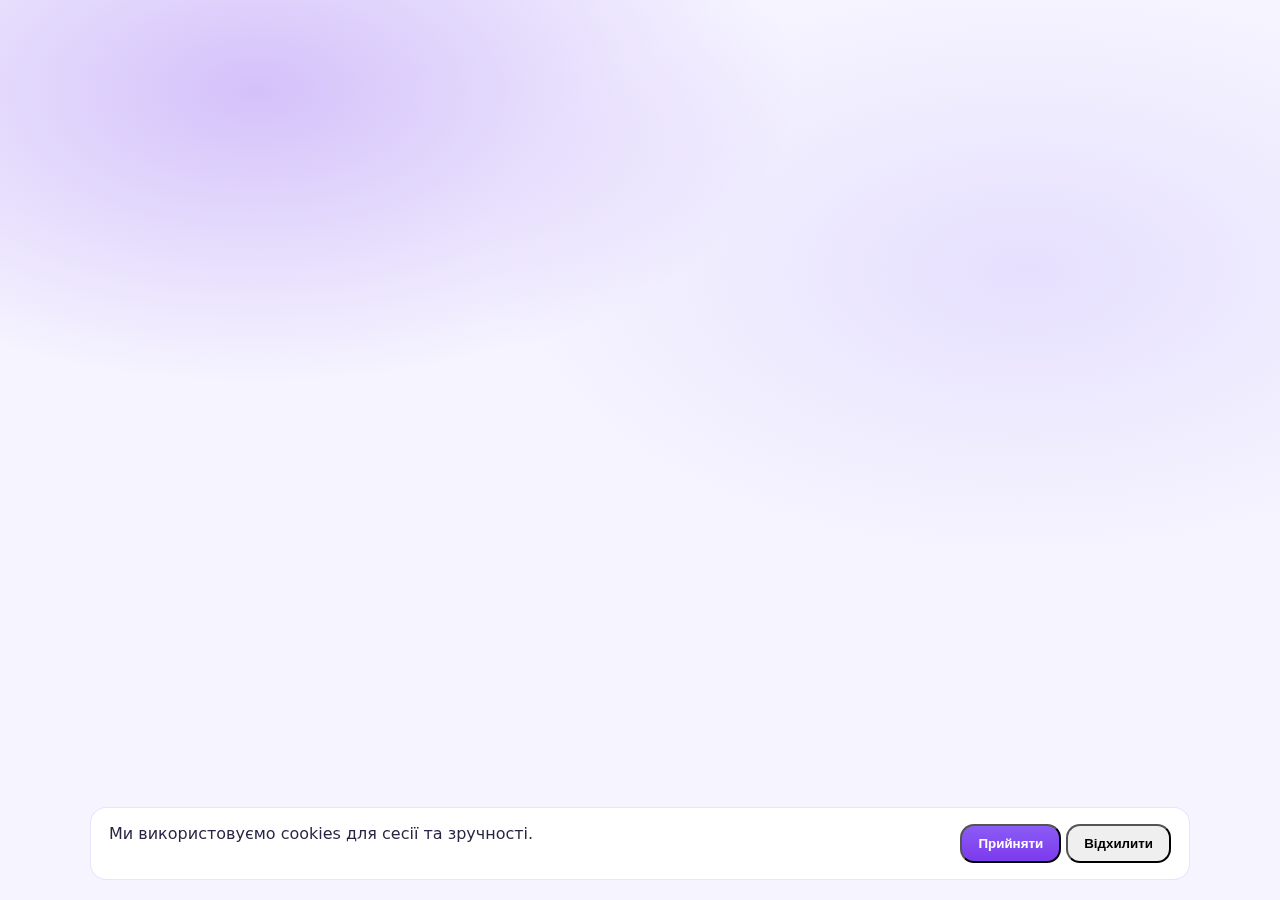
<file: index.html>
<!DOCTYPE html>
<html lang="uk">
<head>
  <meta charset="UTF-8" />
  <meta name="viewport" content="width=device-width, initial-scale=1.0" />
  <title>SlovakQuiz — Вивчай словацьку</title>
  <link rel="stylesheet" href="css/style.css" />
</head>
<body>
    <div class="page">
<header class="topbar">
  <a class="logo" href="index.html" aria-label="SlovakQuiz — Home">Slovak<span>Quiz</span></a>

  <div class="lang-switch" id="langSwitch">
    <button class="lang-btn" aria-label="Мова сайту">
    <span>Українська</span> <span class="chev">▾</span>
    </button>

    <div class="lang-menu hidden" id="langMenu">
      <button class="lang-item" data-lang="uk"> Українська</button>
      <button class="lang-item" data-lang="en"> English</button>
      <button class="lang-item" data-lang="sk"> Slovenčina</button>
    </div>
  </div>
</header>
<main class="hero">
  <section class="hero-card">

    <div class="hero-text">
      <h1 data-i18n="hero_title">
        Вивчай словацьку легко
      </h1>

      <p data-i18n="hero_subtitle">
        Короткі уроки, слова, фрази та прогрес — все в одному місці.
      </p>

        <div class="hero-actions">
        <a class="btn btn-primary" href="goal.html" data-i18n="btn_start">
            Розпочати
        </a>

        <a class="btn-link" href="login.html" data-i18n="btn_have_account">
            Уже маю акаунт
        </a>
        </div>
    </div>

        <div class="hero-box">
        <img
            src="iconglogo.png"
            alt="SlovakQuiz character"
            class="hero-character"
            draggable="false"
        />
        </div>


  </section>
</main>
  <!-- Footer -->
  <footer class="site-footer">
    <div class="footer-inner">
      <div class="footer-col">
        <a class="logo" href="index.html" aria-label="SlovakQuiz — Home">Slovak<span>Quiz</span></a>
        <p>Навчання словацької мови просто та ефективно.</p>
      </div>

      <div class="footer-col">
        <h4 data-i18n="goals_title">Умови та конфіденційність</h4>
        <ul class="footer-links">
            <li><a href="#" data-i18n="footer_terms">Terms</a></li>
            <li><a href="#" data-i18n="footer_privacy">Privacy</a></li>
        </ul>
    </div>
    
    <div class="footer-col">
        <h4 data-i18n="footer_help">Підтримка</h4>
        <ul class="footer-links">
            <li><a href="#" data-i18n="footer_contact">Зв'язатися з нами</a></li>
            <li><a href="project.html" data-i18n="footer_whosme">Хто ми?</a></li>
        </ul>
      </div>
    </div>
    <div class="footer-bottom">© 2025 SlovakQuiz — All rights reserved</div>
  </footer>

</div>

<!-- Cookies -->
<div id="cookieBanner" class="cookie hidden">
  <div class="cookie-text" data-i18n="cookie_text">
    Ми використовуємо cookies для сесії та зручності.
  </div>
  <div class="cookie-actions">
    <button id="acceptCookies" class="btn btn-primary" data-i18n="cookie_accept">
      Прийняти
    </button>
    <button id="declineCookies" class="btn btn-outline" data-i18n="cookie_decline">
      Відхилити
    </button>
  </div>
</div>
<!-- JS -->
<script src="js/i18n.js"></script>
<script src="js/lang-ui.js"></script>
<script src="js/session.js"></script>
<script src="js/cookies.js"></script>
<script src="js/page-transition.js"></script>
</body>
</html>
</file>
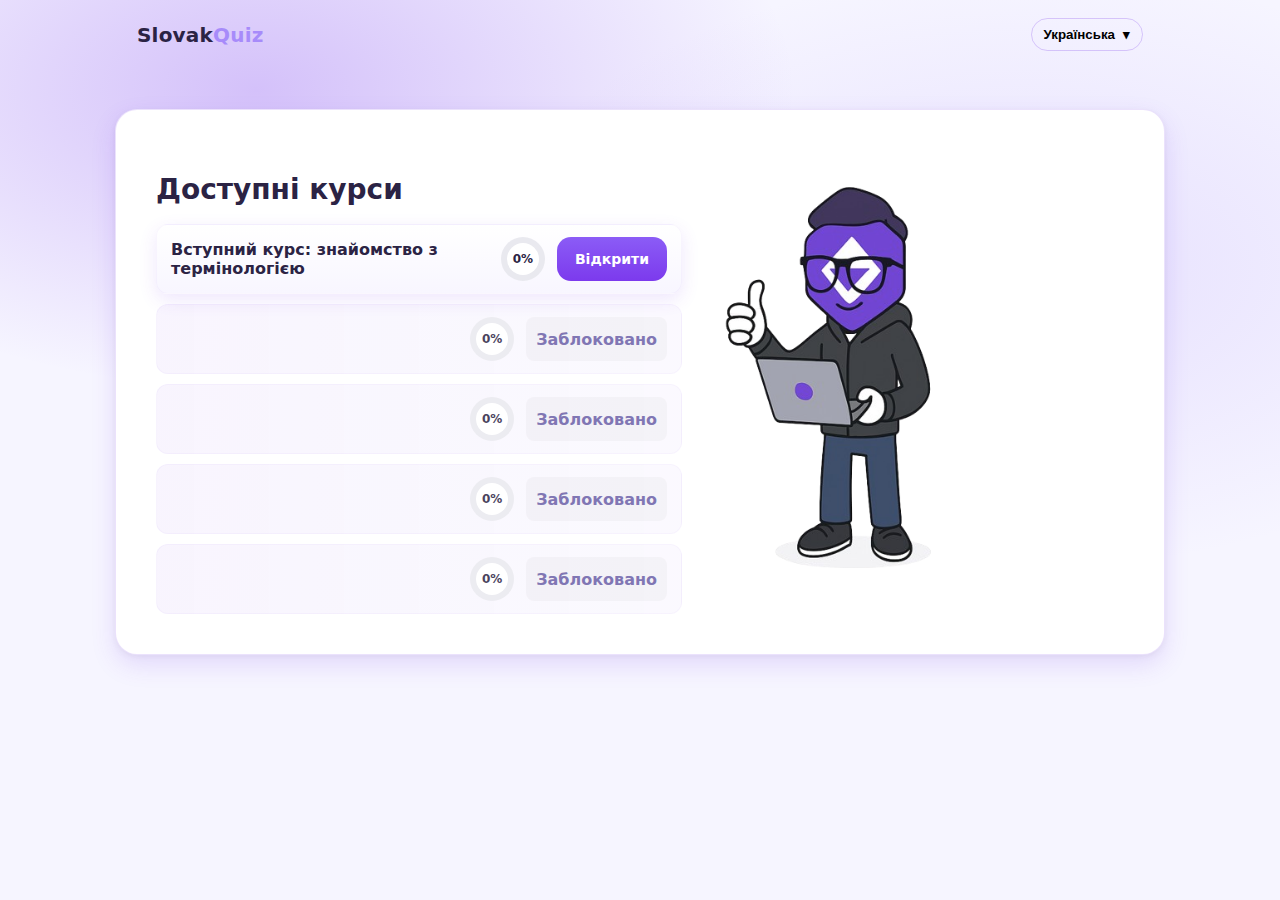
<file: courses.html>
<!DOCTYPE html>
<html lang="uk">
<head>
  <meta charset="UTF-8" />
  <meta name="viewport" content="width=device-width, initial-scale=1.0" />
  <title>SlovakQuiz — Курси</title>
  <link rel="stylesheet" href="css/style.css" />
  <link rel="stylesheet" href="css/style_goal.css" />
</head>
<body>

<header class="topbar">
  <a class="logo" href="index.html" aria-label="SlovakQuiz — Home">Slovak<span>Quiz</span></a>
  <div class="lang-switch" id="langSwitch">
    <button class="lang-btn" aria-label="Language">
       <span>Українська</span> <span class="chev">▾</span>
    </button>

    <div class="lang-menu hidden" id="langMenu">
      <button class="lang-item" data-lang="uk"> Українська</button>
      <button class="lang-item" data-lang="en"> English</button>
      <button class="lang-item" data-lang="sk"> Slovenčina</button>
    </div>
  </div>
</header>

<main class="hero">
<section class="hero-card courses-layout">

  <!-- ЛІВА ЧАСТИНА -->
  <div class="courses-content">

    <h2 class="courses-title" data-i18n="courses_title">
      Доступні курси
    </h2>

    <div class="courses-block">
      <div class="course-card available" data-agg="intro">
        <div class="course-left">
        <div class="course-title"> <b>Вступний курс</b>: знайомство з термінологією </div>
        </div>
        <div class="course-right">
          <div class="course-progress" data-percent="12"><span class="percent">12%</span></div>
            <a href="into_course.html" class="btn btn-primary" data-i18n="btn_open">
            Розпочати
            </a>
        </div>
      </div>

      <!-- Заглушки (заблоковані курси) -->
      <div class="course-card disabled">
        <div class="course-left">
          <div class="course-title"></div>
        </div>
        <div class="course-right">
          <div class="course-progress" data-percent="0"><span class="percent">0%</span></div>
          <div class="locked" data-i18n="locked_label">Заблоковано</div>
        </div>
      </div>

      <div class="course-card disabled">
        <div class="course-left">
          <div class="course-title"></div>
        </div>
        <div class="course-right">
          <div class="course-progress" data-percent="0"><span class="percent">0%</span></div>
          <div class="locked">Заблоковано</div>
        </div>
      </div>

      <div class="course-card disabled">
        <div class="course-left">
          <div class="course-title"></div>
        </div>
        <div class="course-right">
          <div class="course-progress" data-percent="0"><span class="percent">0%</span></div>
          <div class="locked">Заблоковано</div>
        </div>
      </div>

      <div class="course-card disabled">
        <div class="course-left">
          <div class="course-title"></div>
        </div>
        <div class="course-right">
          <div class="course-progress" data-percent="0"><span class="percent">0%</span></div>
          <div class="locked">Заблоковано</div>
        </div>
      </div>
    </div>

  </div>

  <!-- ПРАВА ЧАСТИНА -->
  <div class="courses-character">
    <img
      src="programator.png"
      alt="SlovakQuiz programmer"
      class="character-img"
      draggable="false"
    />
  </div>

</section>

</main>

<script src="js/courses.js"></script>
<script src="js/i18n.js"></script>
<script src="js/lang-ui.js"></script>
<script src="js/page-transition.js"></script>
<script src="js/course-progress.js"></script>
</body>
</html>
</file>
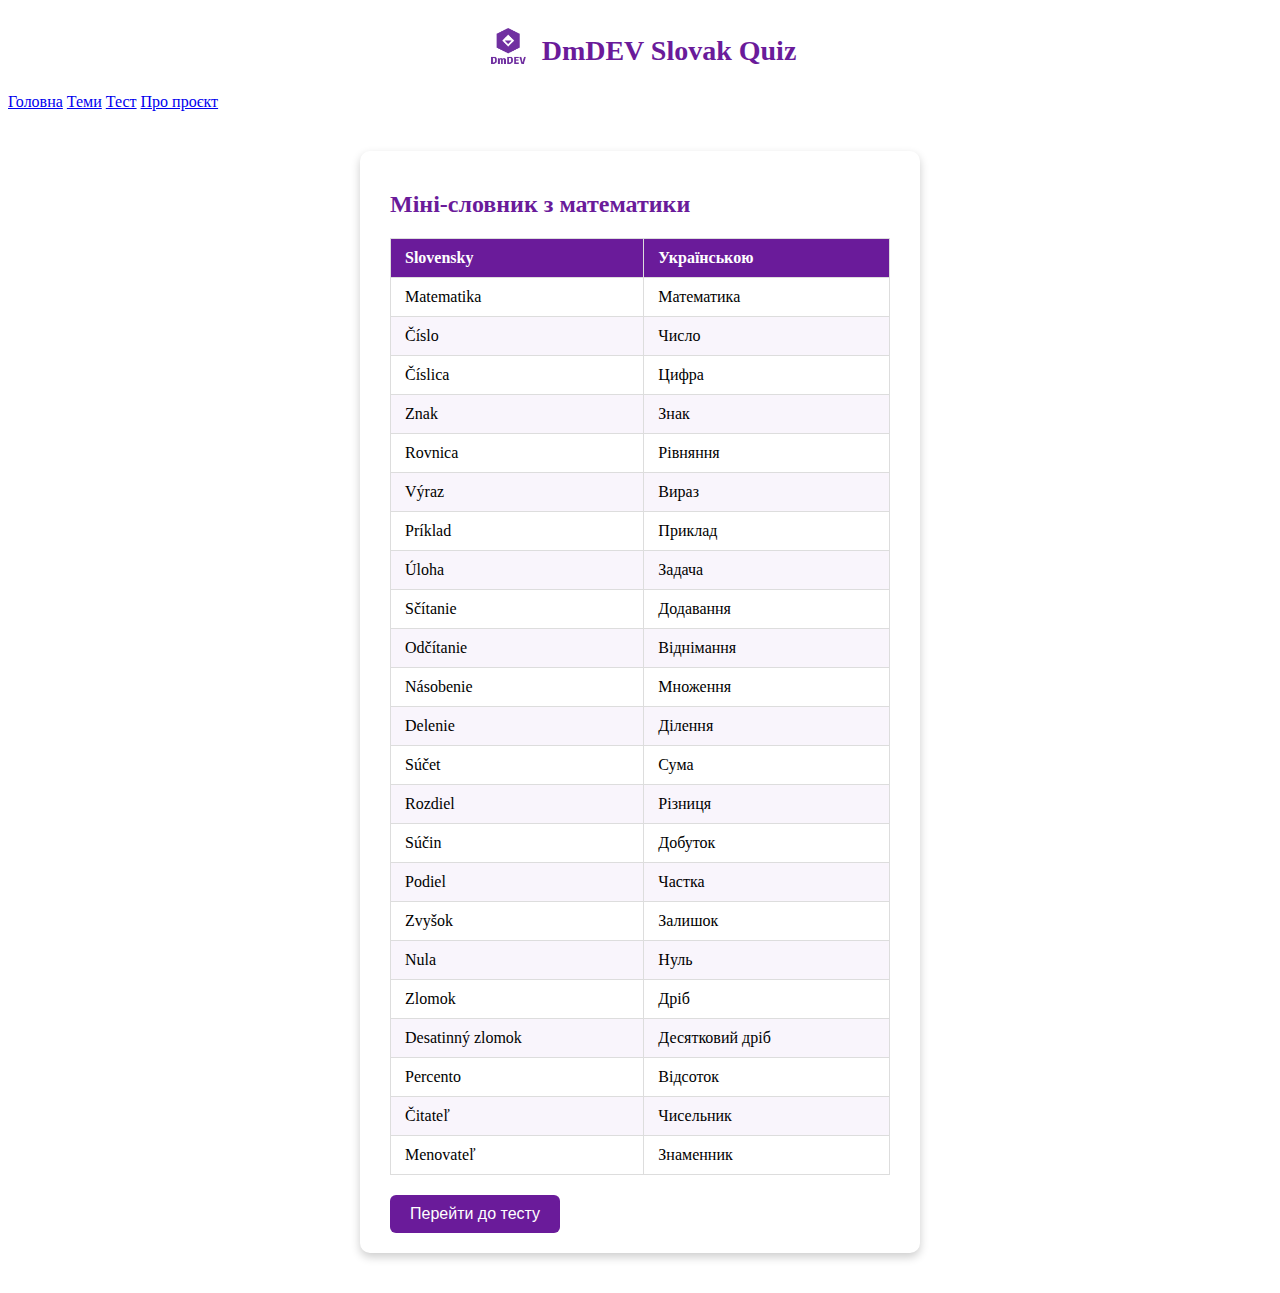
<file: dictionary_math.html>
<!DOCTYPE html>
    <html lang="uk">
    <head>
    <meta charset="UTF-8">
    <meta name="viewport" content="width=device-width, initial-scale=1.0">
    <title>DmDEV Slovak Quiz – Словник</title>
    <link rel="stylesheet" href="style.css">
    </head>
    <body>
    <header>
        <img src="logo.png" alt="DmDEV Logo">
        <h1>DmDEV Slovak Quiz</h1>
    </header>
    <nav>
    <a href="index.html">Головна</a>
    <a href="topics.html">Теми</a>
    <a href="404.html">Тест</a>
    <a href="project.html">Про проєкт</a>
    </nav>
    <div class="quiz-container">
        <h2>Міні-словник з математики</h2>

        <table class="dictionary">
        <thead>
            <tr>
            <th>Slovensky</th>
            <th>Українською</th>
            
            </tr>
        </thead>
        <tbody>
            <tr><td>Matematika</td><td>Математика</td></tr>
            <tr><td>Číslo</td><td>Число</td></tr>
            <tr><td>Číslica</td><td>Цифра</td></tr>
            <tr><td>Znak</td><td>Знак</td></tr>
            <tr><td>Rovnica</td><td>Рівняння</td></tr>
            <tr><td>Výraz</td><td>Вираз</td></tr>
            <tr><td>Príklad</td><td>Приклад</td></tr>
            <tr><td>Úloha</td><td>Задача</td></tr>
            <tr><td>Sčítanie</td><td>Додавання</td></tr>
            <tr><td>Odčítanie</td><td>Віднімання</td></tr>
            <tr><td>Násobenie</td><td>Множення</td></tr>
            <tr><td>Delenie</td><td>Ділення</td></tr>
            <tr><td>Súčet</td><td>Сума</td></tr>
            <tr><td>Rozdiel</td><td>Різниця</td></tr>
            <tr><td>Súčin</td><td>Добуток</td></tr>
            <tr><td>Podiel</td><td>Частка</td></tr>
            <tr><td>Zvyšok</td><td>Залишок</td></tr>
            <tr><td>Nula</td><td>Нуль</td></tr>
            <tr><td>Zlomok</td><td>Дріб</td></tr>
            <tr><td>Desatinný zlomok</td><td>Десятковий дріб</td></tr>
            <tr><td>Percento</td><td>Відсоток</td></tr>
            <tr><td>Čitateľ</td><td>Чисельник</td></tr>
            <tr><td>Menovateľ</td><td>Знаменник</td></tr>
        </tbody>
        </table>

        <button onclick="location.href='quiz.html'">Перейти до тесту</button>
    </div>
    </body>
    </html>
</file>
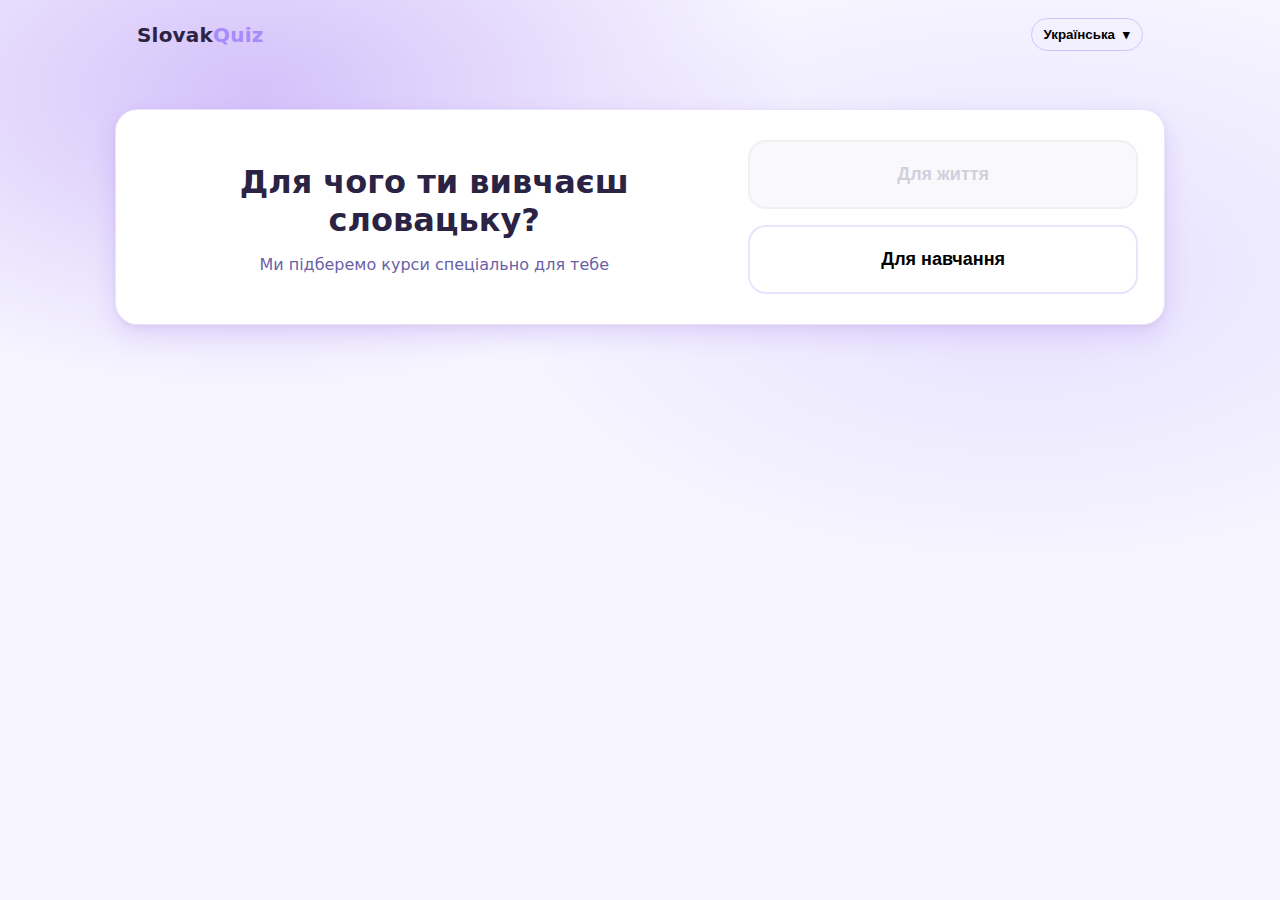
<file: goal.html>
<!DOCTYPE html>
<html lang="uk">
<head>
  <meta charset="UTF-8" />
  <meta name="viewport" content="width=device-width, initial-scale=1.0" />
  <title>SlovakQuiz — Мета навчання</title>
  <link rel="stylesheet" href="css/style.css" />
  <link rel="stylesheet" href="css/style_goal.css" />
</head>
<body>

<header class="topbar">
  <a class="logo" href="index.html" aria-label="SlovakQuiz — Home">Slovak<span>Quiz</span></a>

  <div class="lang-switch" id="langSwitch">
    <button class="lang-btn" aria-label="Language">
      <span>Українська</span> <span class="chev">▾</span>
    </button>

    <div class="lang-menu hidden" id="langMenu">
      <button class="lang-item" data-lang="uk"> Українська</button>
      <button class="lang-item" data-lang="en"> English</button>
      <button class="lang-item" data-lang="sk"> Slovenčina</button>
    </div>
  </div>
</header>


<main class="hero">
  <section class="hero-card goal-card">

    <div class="goal-header">
      <h2 data-i18n="goal_header_title">Для чого ти вивчаєш словацьку?</h2>
      <p data-i18n="goal_subtitle">Ми підберемо курси спеціально для тебе</p>
    </div>

    <div class="goal-options">
      <button class="goal-option disabled" onclick="selectGoal('life')" data-i18n="option_life">
        🌍 Для життя
      </button>

      <button class="goal-option" onclick="selectGoal('study')" data-i18n="option_study">
        🎓 Для навчання
      </button>
    </div>

  </section>
</main>

<script src="js/i18n.js"></script>
<script src="js/lang-ui.js"></script>
<script src="js/goal.js"></script>
<script src="js/page-transition.js"></script>
</body>
</html>
</file>
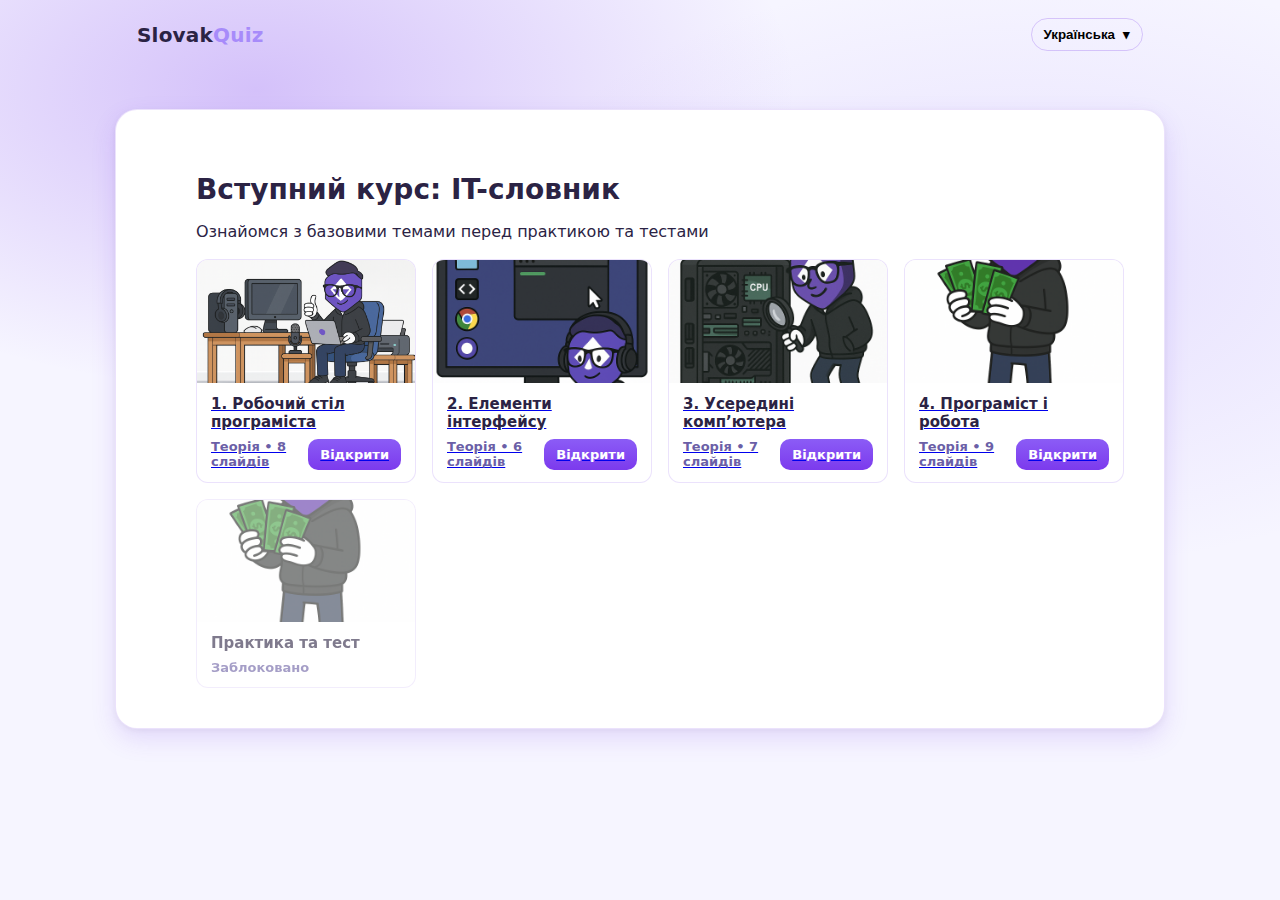
<file: into_course.html>
<!DOCTYPE html>
<html lang="uk">
<head>
  <meta charset="UTF-8" />
  <meta name="viewport" content="width=device-width, initial-scale=1.0" />
  <title>SlovakQuiz — Вступний курс</title>

  <link rel="stylesheet" href="css/style.css" />
  <link rel="stylesheet" href="css/style_goal.css" />
  <link rel="stylesheet" href="css/style_courses.css" />
</head>
<body>

<header class="topbar">
  <a class="logo" href="index.html">Slovak<span>Quiz</span></a>

  <div class="lang-switch" id="langSwitch">
    <button class="lang-btn" aria-label="Language">
    <span>Українська</span> <span class="chev">▾</span>
    </button>

    <div class="lang-menu hidden" id="langMenu">
      <button class="lang-item" data-lang="uk"> Українська</button>
      <button class="lang-item" data-lang="en"> English</button>
      <button class="lang-item" data-lang="sk"> Slovenčina</button>
    </div>
  </div>
</header>

<main class="hero">
<section class="hero-card">

  <div class="courses-content">

    <h2 class="courses-title" data-i18n="into_title">
      Вступний курс: IT-словник
    </h2>

    <p class="hint" data-i18n="into_hint">
      Ознайомся з базовими темами перед практикою та тестами
    </p>

    <!-- ===== THEMES GRID (video-like cards) ===== -->
    <div class="video-grid">

      <a href="theory-desk.html" class="video-card" data-course-id="course-1">
        <div class="video-thumb" style="background-image:url('img/thumb-desk.png')"></div>
        <div class="video-body">
          <div class="video-title" data-i18n="course_1_title">1. Робочий стіл програміста</div>
          <div class="video-meta">
            <div data-i18n="course_1_meta">Теорія • 10 слайдів</div>
            <div class="video-actions"><span class="btn btn-primary" data-i18n="btn_open">Відкрити</span></div>
          </div>
        </div>
      </a>

      <a href="theory-periphery.html" class="video-card" data-course-id="course-2">
        <div class="video-thumb" style="background-image:url('img/thumb-periphery.png')"></div>
        <div class="video-body">
          <div class="video-title" data-i18n="course_2_title">2. Елементи інтерфейсу</div>
          <div class="video-meta">
            <div data-i18n="course_2_meta">Теорія • 10 слайдів</div>
            <div class="video-actions"><span class="btn btn-primary" data-i18n="btn_open">Відкрити</span></div>
          </div>
        </div>
      </a>

      <a href="theory-pc.html" class="video-card" data-course-id="course-3">
        <div class="video-thumb" style="background-image:url('img/thumb-cables.png')"></div>
        <div class="video-body">
          <div class="video-title" data-i18n="course_3_title">3. Усередині компʼютера</div>
          <div class="video-meta">
            <div data-i18n="course_3_meta">Теорія • 8 слайдів</div>
            <div class="video-actions"><span class="btn btn-primary" data-i18n="btn_open">Відкрити</span></div>
          </div>
        </div>
      </a>

      <a href="theory-dev.html" class="video-card" data-course-id="course-4">
        <div class="video-thumb" style="background-image:url('img/thumb-locked.png')"></div>
        <div class="video-body">
          <div class="video-title" data-i18n="course_4_title">4. Програміст і робота</div>
          <div class="video-meta">
            <div data-i18n="course_4_meta">Теорія • 9 слайдів</div>
            <div class="video-actions"><span class="btn btn-primary" data-i18n="btn_open">Відкрити</span></div>
          </div>
        </div>
      </a>

      <div class="video-card disabled" data-course-id="practice">
        <div class="video-thumb" style="background-image:url('img/thumb-locked.png')"></div>
        <div class="video-body">
          <div class="video-title" data-i18n="course_5_title">5. Практика та тест</div>
          <div class="video-meta">
            <div class="video-actions"><div class="locked" data-i18n="locked_label">Заблоковано</div></div>
          </div>
        </div>
      </div>

    </div>

    <script src="js/i18n.js"></script>
    <script src="js/lang-ui.js"></script>
    <script src="js/into-course.js"></script>

  </div>

</section>
</main>

<script src="js/page-transition.js"></script>
</body>
</html>
</file>
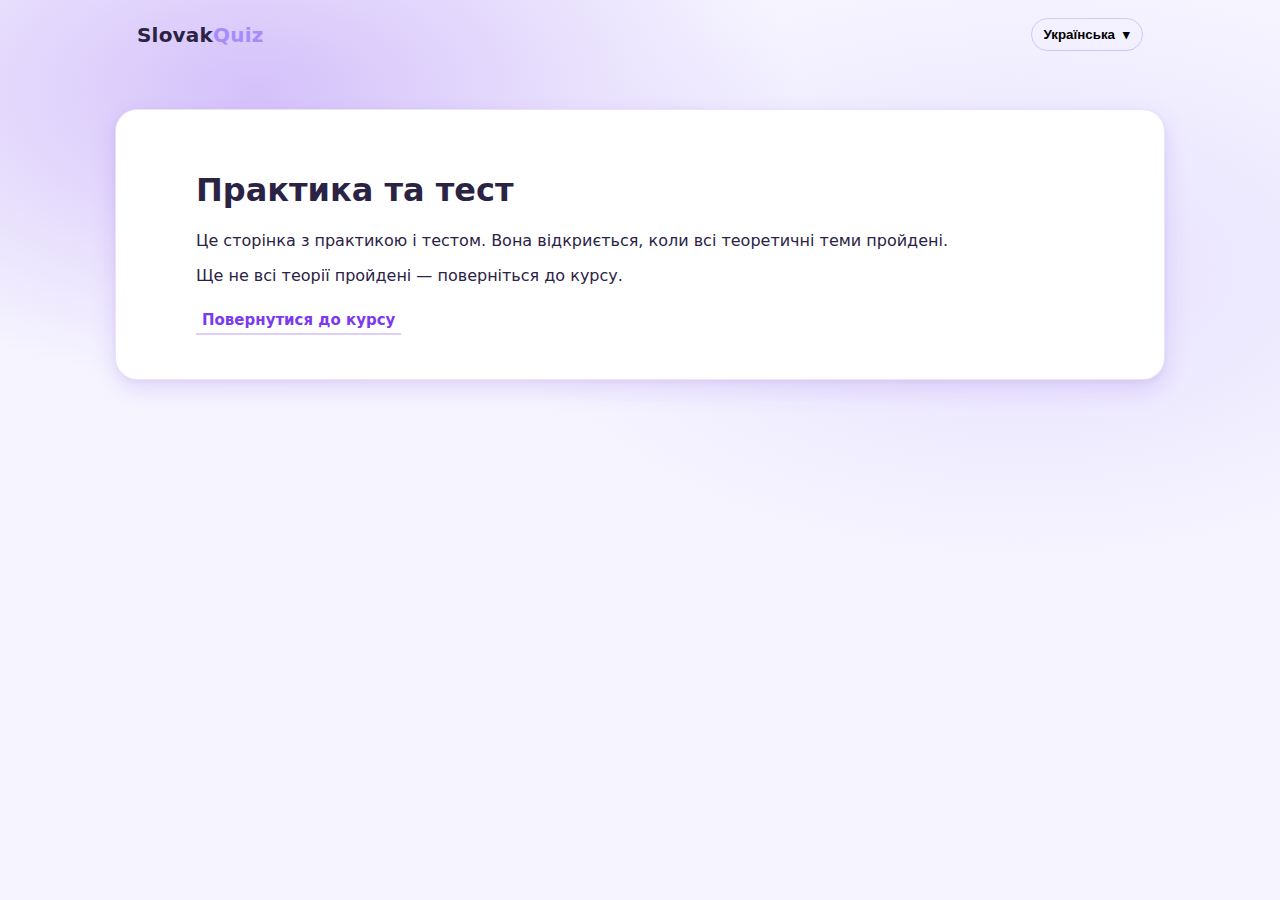
<file: practice-test.html>
<!doctype html>
<html lang="uk">
<head>
  <meta charset="utf-8" />
  <meta name="viewport" content="width=device-width,initial-scale=1" />
  <title>Практика та тест — SlovakQuiz</title>
  <link rel="stylesheet" href="css/style.css" />
  <link rel="stylesheet" href="css/style_courses.css" />
</head>
<body>
<header class="topbar">
  <a class="logo" href="index.html">Slovak<span>Quiz</span></a>

  <div class="lang-switch" id="langSwitch">
    <button class="lang-btn" aria-label="Language">
     <span>Українська</span> <span class="chev">▾</span>
    </button>

    <div class="lang-menu hidden" id="langMenu">
      <button class="lang-item" data-lang="uk"> Українська</button>
      <button class="lang-item" data-lang="en"> English</button>
      <button class="lang-item" data-lang="sk"> Slovenčina</button>
    </div>
  </div>
</header>
<main class="hero">
<section class="hero-card test-layout-single">
    <div id="content-area">
      <h1 data-i18n="practice_title">Практика та тест</h1>
      <p class="hint" data-i18n="practice_hint">Це сторінка з практикою і тестом. Вона відкриється, коли всі теоретичні теми пройдені.</p>
      <div id="locked" style="display:none;">
        <p data-i18n="practice_locked">Ще не всі теорії пройдені — поверніться до курсу.</p>
        <a href="into_course.html" class="btn btn-link" data-i18n="return_to_course">Повернутися до курсу</a>
      </div>
      <div id="practice" style="display:none;">
        <!-- embedded test UI; styles/scripts will be loaded only when unlocked -->

        <div class="test-area">
          <h2 data-i18n="test_title">Тест — словникові вправи</h2>

          <div class="progress-wrap">
            <div class="progress-label"><span id="progressText">0%</span></div>
            <div class="progress-bar" id="progressBar" aria-hidden="false">
              <div class="progress-fill" id="progressFill" style="width:0%"></div>
            </div>
          </div>

          <div class="question-card" id="questionCard">
            <div class="question-prompt" id="prompt">Prompt</div>
            <div class="choices" id="choices"></div>
          </div>

          <div class="controls">
            <button id="prevBtn" class="btn btn-link" disabled data-i18n="btn_prev">Назад</button>
            <button id="nextBtn" class="btn btn-primary" disabled data-i18n="btn_next">Далі</button>
          </div>

          <div id="result" class="result hidden">
            <h3 data-i18n="result_title">Результат</h3>
            <p id="resultText"></p>
            <a href="into_course.html" class="btn btn-link" data-i18n="return_to_course">Повернутися до курсу</a>
          </div>

        </div>

        <!-- test script loaded dynamically when unlocked -->
      </div>
    </div>
  </section>
</main>
<script src="js/i18n.js"></script>
<script src="js/lang-ui.js"></script>
<script src="js/into-course.js"></script>
<script>
  (function(){
    const courseIds = ['course-1','course-2','course-3','course-4'];
    let testLoaded = false;

    function loadTestOnce(){
      if (testLoaded) return;
      testLoaded = true;
      const practice = document.getElementById('practice');
      practice.style.display = 'block';
      // load test stylesheet
      const link = document.createElement('link');
      link.rel = 'stylesheet';
      link.href = 'css/style_test.css';
      document.head.appendChild(link);
      // load test script and start when ready
      const s = document.createElement('script');
      s.src = 'js/test.js';
      s.onload = () => { if (window.testStart) window.testStart(); };
      document.body.appendChild(s);
    }

    function checkUnlock(){
      const allDone = courseIds.every(id => (window.isDone ? window.isDone(id) : (localStorage.getItem('done:' + id) === '1' || localStorage.getItem('done:' + id) === 'true')));
      if (allDone) {
        document.getElementById('locked').style.display = 'none';
        loadTestOnce();
      } else {
        // only show locked if test not already loaded
        if (!testLoaded) document.getElementById('locked').style.display = 'block';
      }
    }

    // initial check
    checkUnlock();

    // listen for changes from other tabs/windows (or scripts)
    window.addEventListener('storage', (e) => {
      if (!e.key) return; // clear or other
      // if any of the done: keys changed, re-check
      if (e.key.startsWith('done:')) checkUnlock();
    });
  })();
</script>
</body>
</html>
</file>
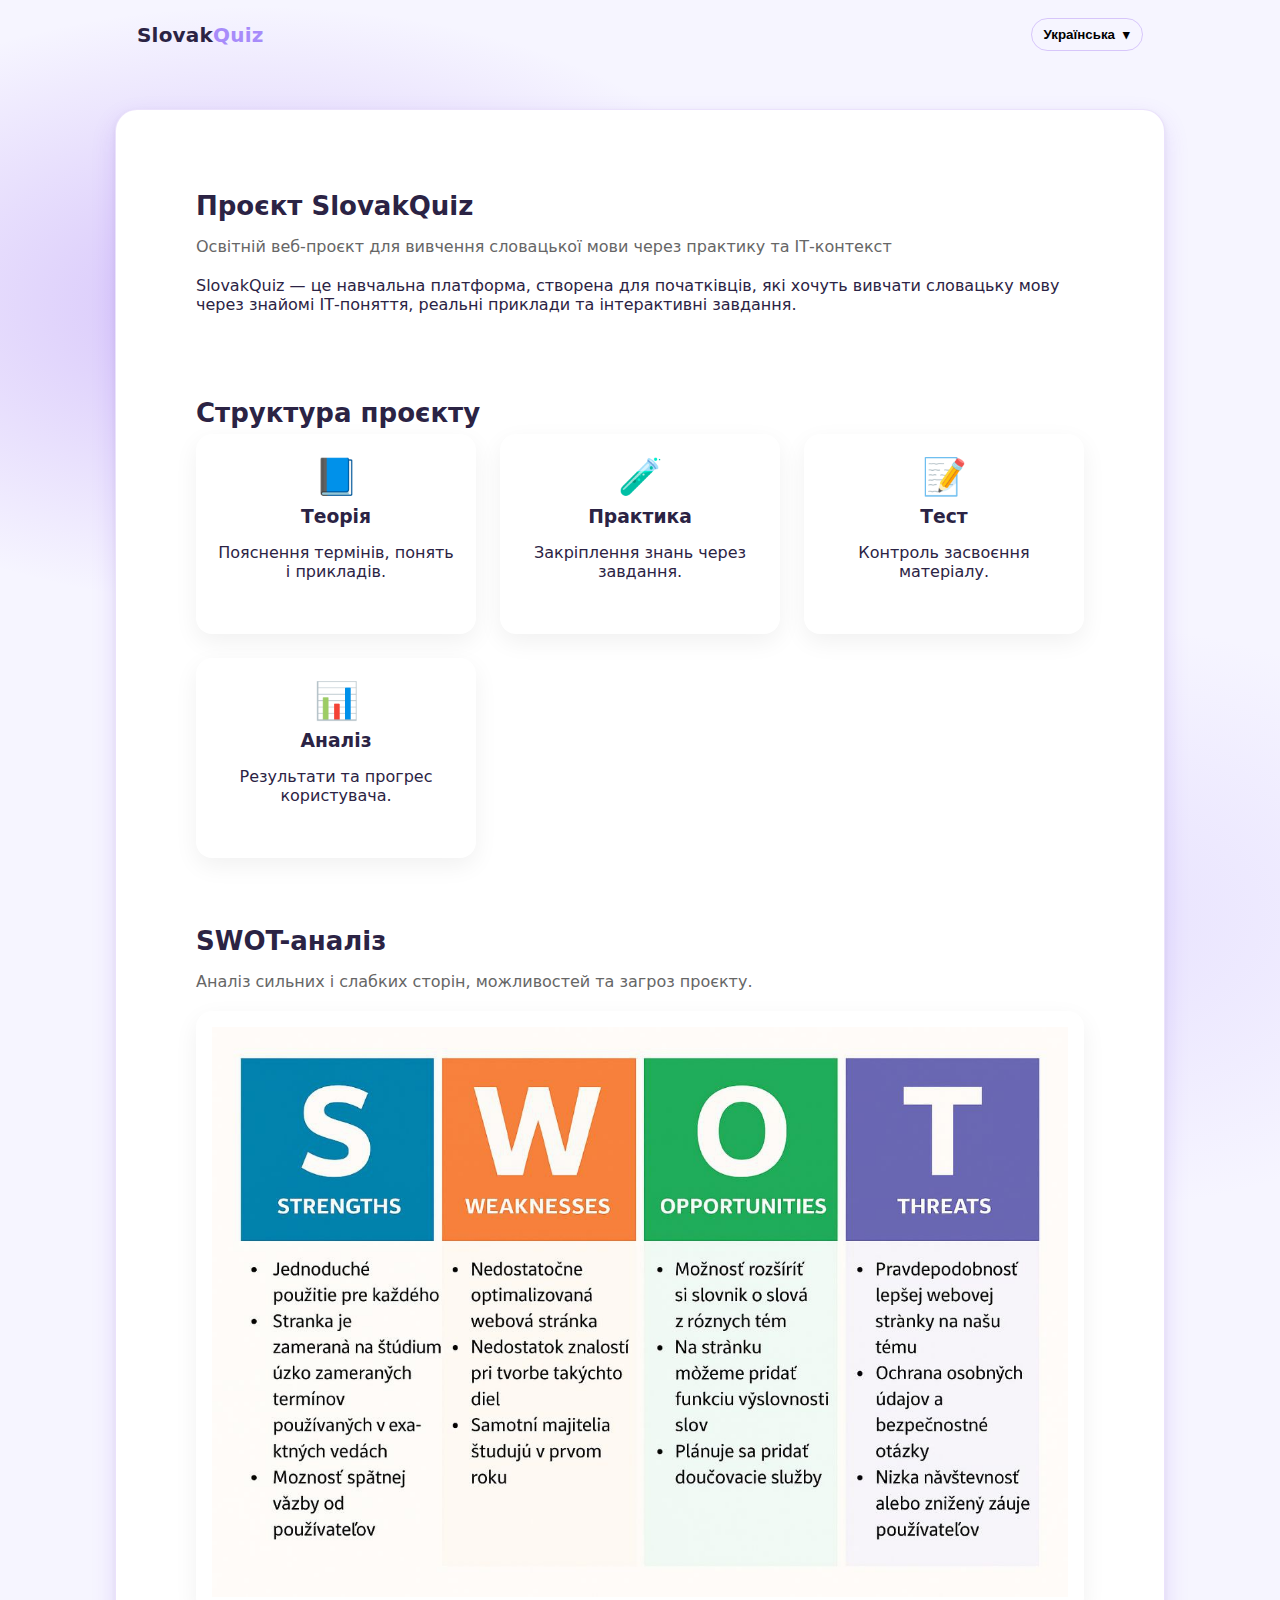
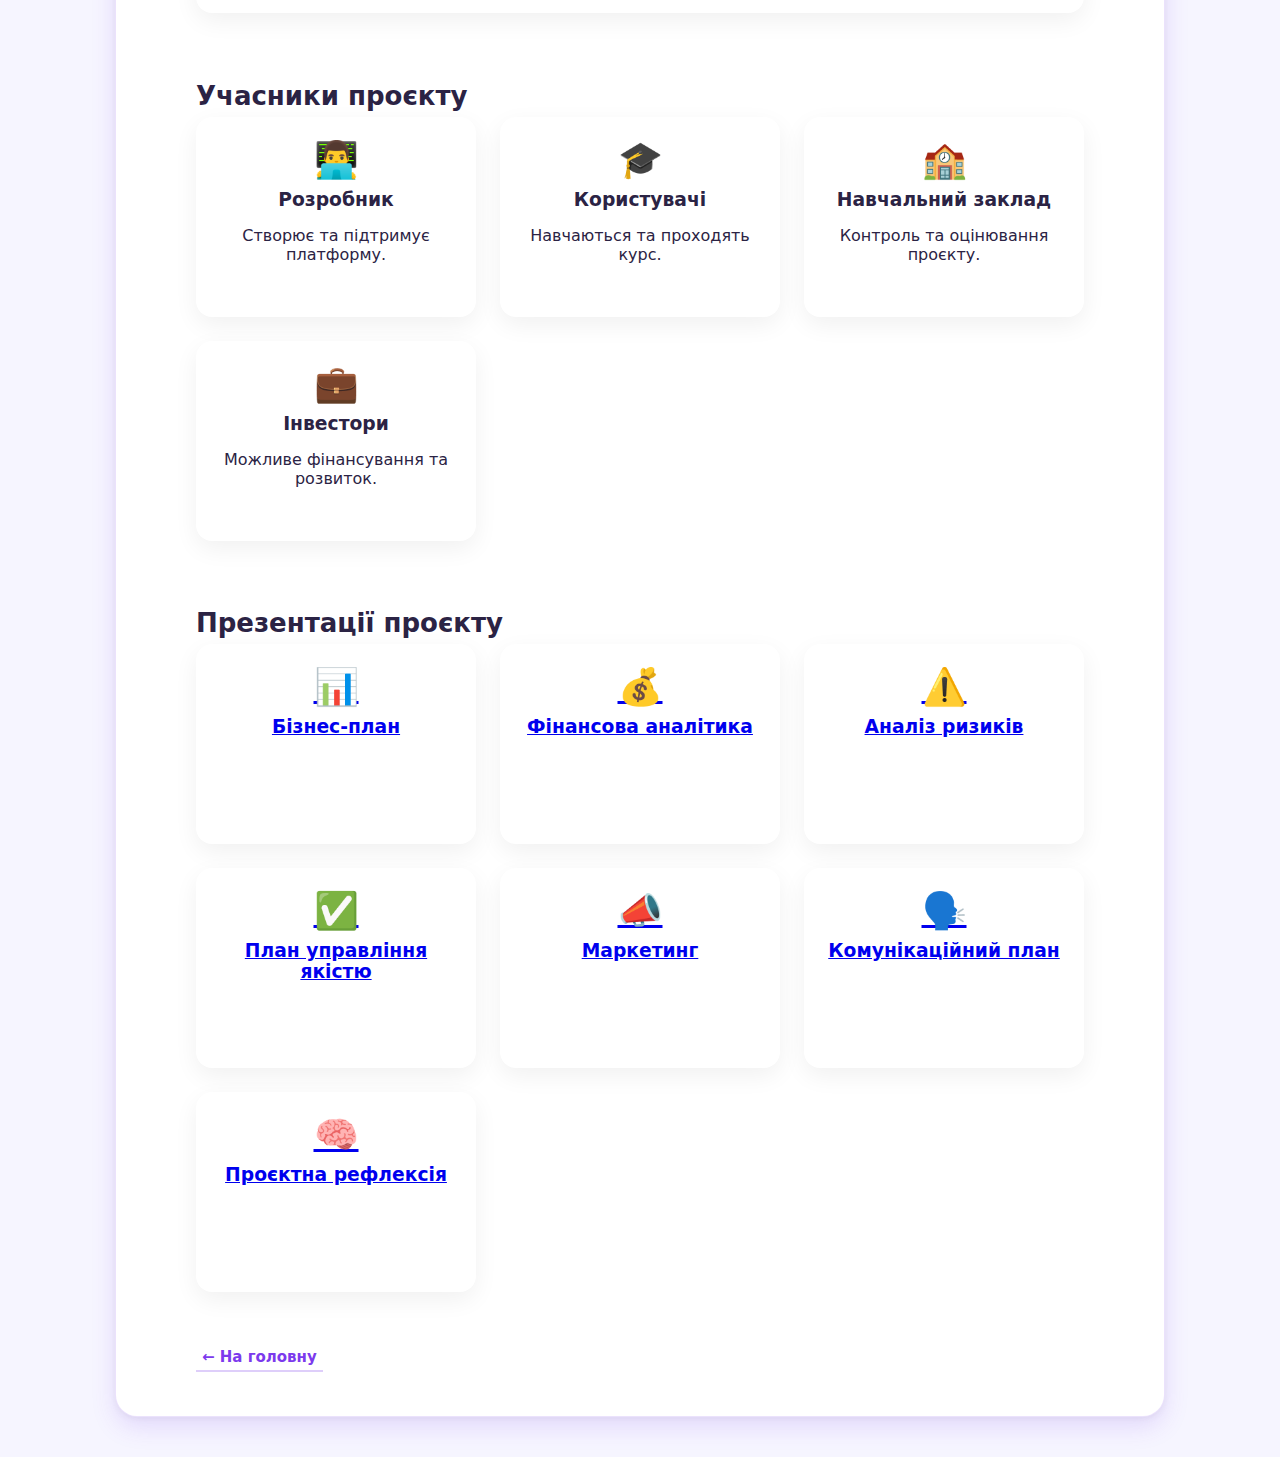
<file: project.html>
<!doctype html>
<html lang="uk">
<head>
  <meta charset="utf-8" />
  <meta name="viewport" content="width=device-width,initial-scale=1" />
  <title data-i18n="project_title">Проєкт — SlovakQuiz</title>

  <link rel="stylesheet" href="css/style.css" />
  <link rel="stylesheet" href="css/style_courses.css" />
</head>

<body>
<header class="topbar">
  <a class="logo" href="index.html">Slovak<span>Quiz</span></a>

  <div class="lang-switch" id="langSwitch">
    <button class="lang-btn">
      <span data-i18n="lang_label">Українська</span> <span class="chev">▾</span>
    </button>

    <div class="lang-menu hidden" id="langMenu">
      <button class="lang-item" data-lang="uk">Українська</button>
      <button class="lang-item" data-lang="en">English</button>
      <button class="lang-item" data-lang="sk">Slovenčina</button>
    </div>
  </div>
</header>

<main class="hero">
<section class="hero-card single">

  <!-- ===== INTRO ===== -->
  <section class="desk-section">
    <h1 class="desk-title" data-i18n="project_title">Проєкт SlovakQuiz</h1>

    <p class="desk-subtitle" data-i18n="project_subtitle">
      Освітній веб-проєкт для вивчення словацької мови через практику та ІТ-контекст
    </p>

    <article style="max-width:900px;">
      <p data-i18n="project_intro">
        SlovakQuiz — це навчальна платформа, створена для початківців, які хочуть
        вивчати словацьку мову через знайомі ІТ-поняття, реальні приклади
        та інтерактивні завдання.
      </p>
    </article>
  </section>

  <!-- ===== STRUCTURE ===== -->
  <section class="desk-section">
    <h2 class="desk-title" data-i18n="project_structure">Структура проєкту</h2>

    <div class="desk-grid">
      <div class="desk-card">
        <div class="icon">📘</div>
        <h3 data-i18n="project_theory">Теорія</h3>
        <p data-i18n="project_theory_desc">Пояснення термінів, понять і прикладів.</p>
      </div>

      <div class="desk-card">
        <div class="icon">🧪</div>
        <h3 data-i18n="project_practice">Практика</h3>
        <p data-i18n="project_practice_desc">Закріплення знань через завдання.</p>
      </div>

      <div class="desk-card">
        <div class="icon">📝</div>
        <h3 data-i18n="project_test">Тест</h3>
        <p data-i18n="project_test_desc">Контроль засвоєння матеріалу.</p>
      </div>

      <div class="desk-card">
        <div class="icon">📊</div>
        <h3 data-i18n="project_analysis">Аналіз</h3>
        <p data-i18n="project_analysis_desc">Результати та прогрес користувача.</p>
      </div>
    </div>
  </section>

  <!-- ===== SWOT ===== -->
  <section class="desk-section">
    <h2 class="desk-title" data-i18n="project_swot">SWOT-аналіз</h2>
    <p class="desk-subtitle" data-i18n="project_swot_desc">
      Аналіз сильних і слабких сторін, можливостей та загроз проєкту
    </p>

    <div class="swot-wrap">
      <img src="img/swot.jpg" alt="SWOT SlovakQuiz">
    </div>
  </section>

  <!-- ===== STAKEHOLDERS ===== -->
  <section class="desk-section">
    <h2 class="desk-title" data-i18n="project_stakeholders">Учасники проєкту</h2>

    <div class="desk-grid">
      <div class="desk-card">
        <div class="icon">👨‍💻</div>
        <h3 data-i18n="stake_dev">Розробник</h3>
        <p data-i18n="stake_dev_desc">Створює та підтримує платформу.</p>
      </div>

      <div class="desk-card">
        <div class="icon">🎓</div>
        <h3 data-i18n="stake_users">Користувачі</h3>
        <p data-i18n="stake_users_desc">Навчаються та проходять курс.</p>
      </div>

      <div class="desk-card">
        <div class="icon">🏫</div>
        <h3 data-i18n="stake_school">Навчальний заклад</h3>
        <p data-i18n="stake_school_desc">Контроль та оцінювання проєкту.</p>
      </div>

      <div class="desk-card">
        <div class="icon">💼</div>
        <h3 data-i18n="stake_investors">Інвестори</h3>
        <p data-i18n="stake_investors_desc">Фінансування та розвиток.</p>
      </div>
    </div>
  </section>

  <!-- ===== PRESENTATIONS ===== -->
  <section class="desk-section">
    <h2 class="desk-title" data-i18n="project_presentations">Презентації проєкту</h2>

    <div class="desk-grid">
      <a class="desk-card" href="Business plan.pptx" download>
        <div class="icon">📊</div>
        <h3 data-i18n="pres_business">Business plan</h3>
      </a>

      <a class="desk-card" href="Financna analyza.pptx" download>
        <div class="icon">💰</div>
        <h3 data-i18n="pres_finance">Finančná analýza</h3>
      </a>

      <a class="desk-card" href="Analýza rizík.pptx" download>
        <div class="icon">⚠️</div>
        <h3 data-i18n="pres_risks">Analýza rizík</h3>
      </a>

      <a class="desk-card" href="Plán riadenia kvality.pptx" download>
        <div class="icon">✅</div>
        <h3 data-i18n="pres_quality">Plán riadenia kvality</h3>
      </a>

      <a class="desk-card" href="Marketing.pptx" download>
        <div class="icon">📣</div>
        <h3 data-i18n="pres_marketing">Marketing</h3>
      </a>

      <a class="desk-card" href="Komunikačný plán.pptx" download>
        <div class="icon">🗣️</div>
        <h3 data-i18n="pres_comm">Komunikačný plán</h3>
      </a>

      <a class="desk-card" href="Projektová reflexia.pptx" download>
        <div class="icon">🧠</div>
        <h3 data-i18n="pres_reflection">Projektová reflexia</h3>
      </a>
    </div>
  </section>

  <div style="margin-top:24px;">
    <a href="index.html" class="btn btn-link" data-i18n="return_home">← На головну</a>
  </div>

</section>
</main>

<script src="js/lang-ui.js"></script>
<script src="js/i18n.js"></script>
</body>
</html>
</file>
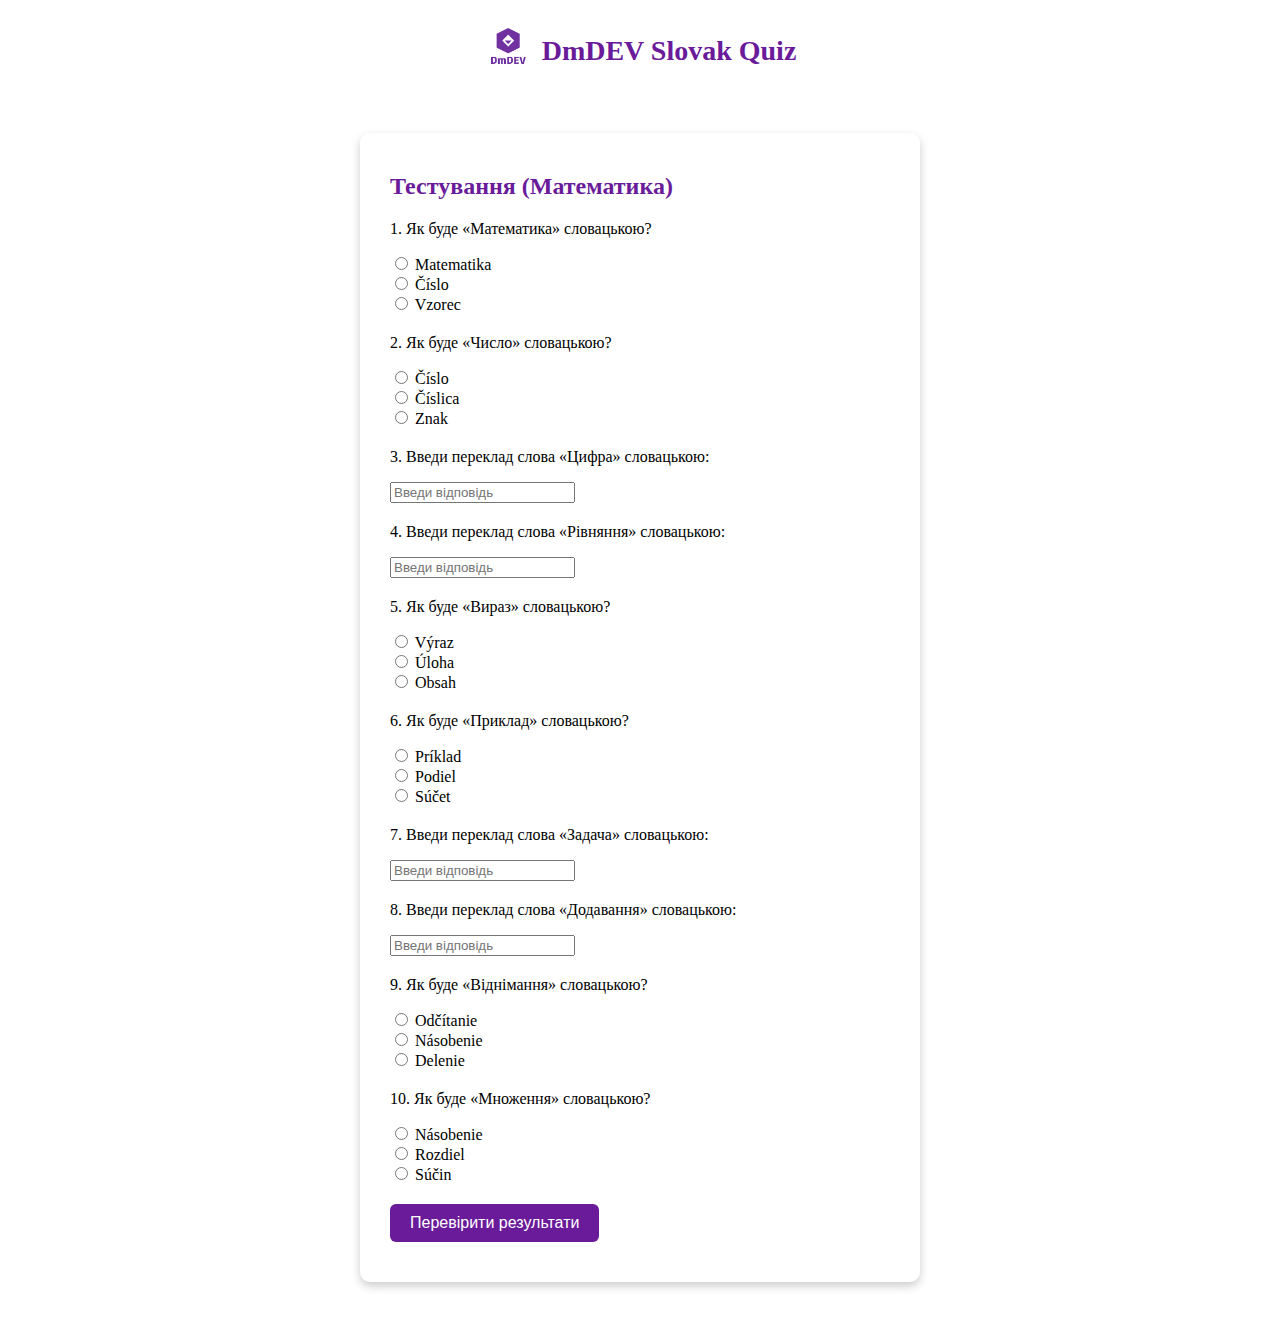
<file: quiz.html>
<!DOCTYPE html>
<html lang="uk">
<head>
    <meta charset="UTF-8">
    <meta name="viewport" content="width=device-width, initial-scale=1.0">
    <title>DmDEV Slovak Quiz</title>
    <link rel="stylesheet" href="style.css">
</head>
<body>
    <header>
        <img src="logo.png" alt="DmDEV Logo">
        <h1>DmDEV Slovak Quiz</h1>
    </header>

    <div class="quiz-container">
        <h2>Тестування (Математика)</h2>
        <form id="quiz-form">
            <div class="question">
                <p>1. Як буде «Математика» словацькою?</p>
                <label><input type="radio" name="q1" value="Matematika"> Matematika</label><br>
                <label><input type="radio" name="q1" value="Číslo"> Číslo</label><br>
                <label><input type="radio" name="q1" value="Vzorec"> Vzorec</label>
            </div>
            <div class="question">
                <p>2. Як буде «Число» словацькою?</p>
                <label><input type="radio" name="q2" value="Číslo"> Číslo</label><br>
                <label><input type="radio" name="q2" value="Číslica"> Číslica</label><br>
                <label><input type="radio" name="q2" value="Znak"> Znak</label>
            </div>
            <div class="question">
                <p>3. Введи переклад слова «Цифра» словацькою:</p>
                <input type="text" name="q3" placeholder="Введи відповідь">
            </div>
            <div class="question">
                <p>4. Введи переклад слова «Рівняння» словацькою:</p>
                <input type="text" name="q4" placeholder="Введи відповідь">
            </div>
            <div class="question">
                <p>5. Як буде «Вираз» словацькою?</p>
                <label><input type="radio" name="q5" value="Výraz"> Výraz</label><br>
                <label><input type="radio" name="q5" value="Úloha"> Úloha</label><br>
                <label><input type="radio" name="q5" value="Obsah"> Obsah</label>
            </div>
            <div class="question">
                <p>6. Як буде «Приклад» словацькою?</p>
                <label><input type="radio" name="q6" value="Príklad"> Príklad</label><br>
                <label><input type="radio" name="q6" value="Podiel"> Podiel</label><br>
                <label><input type="radio" name="q6" value="Súčet"> Súčet</label>
            </div>
            <div class="question">
                <p>7. Введи переклад слова «Задача» словацькою:</p>
                <input type="text" name="q7" placeholder="Введи відповідь">
            </div>
            <div class="question">
                <p>8. Введи переклад слова «Додавання» словацькою:</p>
                <input type="text" name="q8" placeholder="Введи відповідь">
            </div>
            <div class="question">
                <p>9. Як буде «Віднімання» словацькою?</p>
                <label><input type="radio" name="q9" value="Odčítanie"> Odčítanie</label><br>
                <label><input type="radio" name="q9" value="Násobenie"> Násobenie</label><br>
                <label><input type="radio" name="q9" value="Delenie"> Delenie</label>
            </div>
            <div class="question">
                <p>10. Як буде «Множення» словацькою?</p>
                <label><input type="radio" name="q10" value="Násobenie"> Násobenie</label><br>
                <label><input type="radio" name="q10" value="Rozdiel"> Rozdiel</label><br>
                <label><input type="radio" name="q10" value="Súčin"> Súčin</label>
            </div>

            <button type="button" id="submit-btn">Перевірити результати</button>
        </form>
        <div id="result"></div>
    </div>

    <script src="main.js"></script>
</body>
</html>
</file>
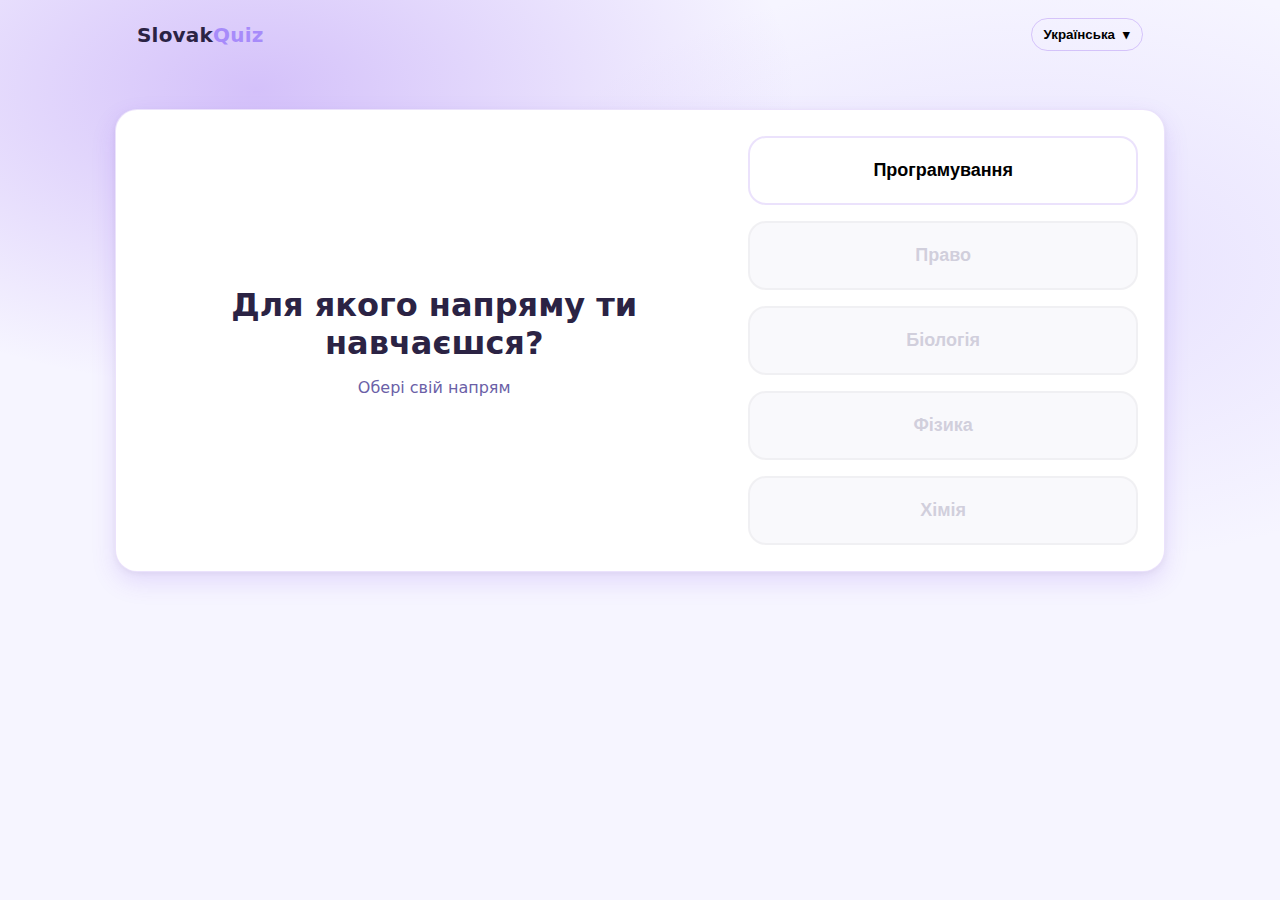
<file: study-field.html>
<!DOCTYPE html>
<html lang="uk">
<head>
  <meta charset="UTF-8" />
  <meta name="viewport" content="width=device-width, initial-scale=1.0" />
  <title>SlovakQuiz — Напрям навчання</title>
  <link rel="stylesheet" href="css/style.css" />
  <link rel="stylesheet" href="css/style_goal.css" />
</head>
<body>

<header class="topbar">
  <a class="logo" href="index.html" aria-label="SlovakQuiz — Home">Slovak<span>Quiz</span></a>

  <div class="lang-switch" id="langSwitch">
    <button class="lang-btn" aria-label="Language">
    <span>Українська</span> <span class="chev">▾</span>
    </button>

    <div class="lang-menu hidden" id="langMenu">
      <button class="lang-item" data-lang="uk"> Українська</button>
      <button class="lang-item" data-lang="en"> English</button>
      <button class="lang-item" data-lang="sk"> Slovenčina</button>
    </div>
  </div>
</header>

<main class="hero">
<section class="hero-card goal-card">

  <div class="goal-header">
    <h2 data-i18n="field_title">Для якого напряму ти навчаєшся?</h2>
    <p data-i18n="field_subtitle">Обери свій напрям</p>
  </div>

<div class="goal-options">

  <!-- ✅ АКТИВНА -->
  <button class="goal-option" onclick="selectField('programming')" data-i18n="option_programming">
    Програмування
  </button>

  <!-- ❌ НЕ ГОТОВІ -->
  <button class="goal-option disabled" disabled>
    Право
  </button>

  <button class="goal-option disabled" disabled>
    Біологія
  </button>

  <button class="goal-option disabled" disabled>
   Фізика
  </button>

  <button class="goal-option disabled" disabled>
    Хімія
  </button>
</div>


</section>

</main>
<script src="js/i18n.js"></script>
<script src="js/lang-ui.js"></script>
<script src="js/study.js"></script>
<script src="js/page-transition.js"></script>
</body>
</html>
</file>
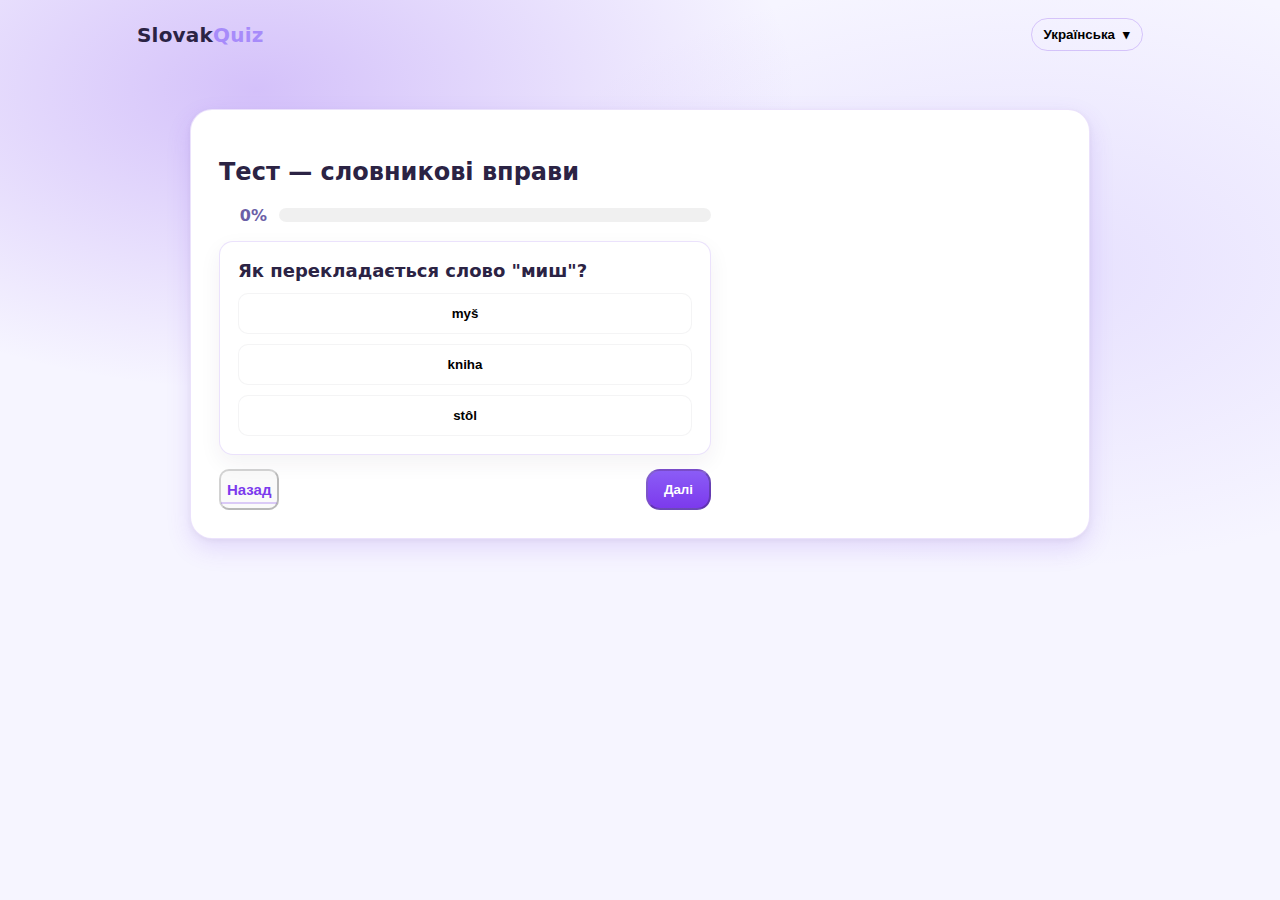
<file: test.html>
<!doctype html>
<html lang="uk">
<head>
  <meta charset="utf-8" />
  <meta name="viewport" content="width=device-width,initial-scale=1" />
  <title>Тест — SlovakQuiz</title>
  <link rel="stylesheet" href="css/style.css" />
  <link rel="stylesheet" href="css/style_test.css" />
</head>
<body>
<header class="topbar">
  <a class="logo" href="index.html">Slovak<span>Quiz</span></a>
  <div class="lang-switch" id="langSwitch">
    <button class="lang-btn" aria-label="Language"> <span>Українська</span> <span class="chev">▾</span></button>
    <div class="lang-menu hidden" id="langMenu">
      <button class="lang-item" data-lang="uk"> Українська</button>
      <button class="lang-item" data-lang="en"> English</button>
      <button class="lang-item" data-lang="sk"> Slovenčina</button>
    </div>
  </div>
</header>

<main class="hero">
  <section class="hero-card test-layout">

    <div class="test-area">
      <h2 data-i18n="test_title">Тест — словникові вправи</h2>

      <div class="progress-wrap">
        <div class="progress-label"><span id="progressText">0%</span></div>
        <div class="progress-bar" id="progressBar" aria-hidden="false">
          <div class="progress-fill" id="progressFill" style="width:0%"></div>
        </div>
      </div>

      <div class="question-card" id="questionCard">
        <div class="question-prompt" id="prompt">Prompt</div>
        <div class="choices" id="choices"></div>
      </div>

      <div class="controls">
        <button id="prevBtn" class="btn btn-link" disabled data-i18n="btn_prev">Назад</button>
        <button id="nextBtn" class="btn btn-primary" disabled data-i18n="btn_next">Далі</button>
      </div>

      <div id="result" class="result hidden">
        <h3 data-i18n="result_title">Результат</h3>
        <p id="resultText"></p>
        <a href="into_course.html" class="btn btn-link" data-i18n="return_to_course">Повернутися до курсу</a>
      </div>

    </div>

  </section>
</main>

<script src="js/i18n.js"></script>
<script src="js/lang-ui.js"></script>
<script src="js/test.js"></script>
</body>
</html>
</file>
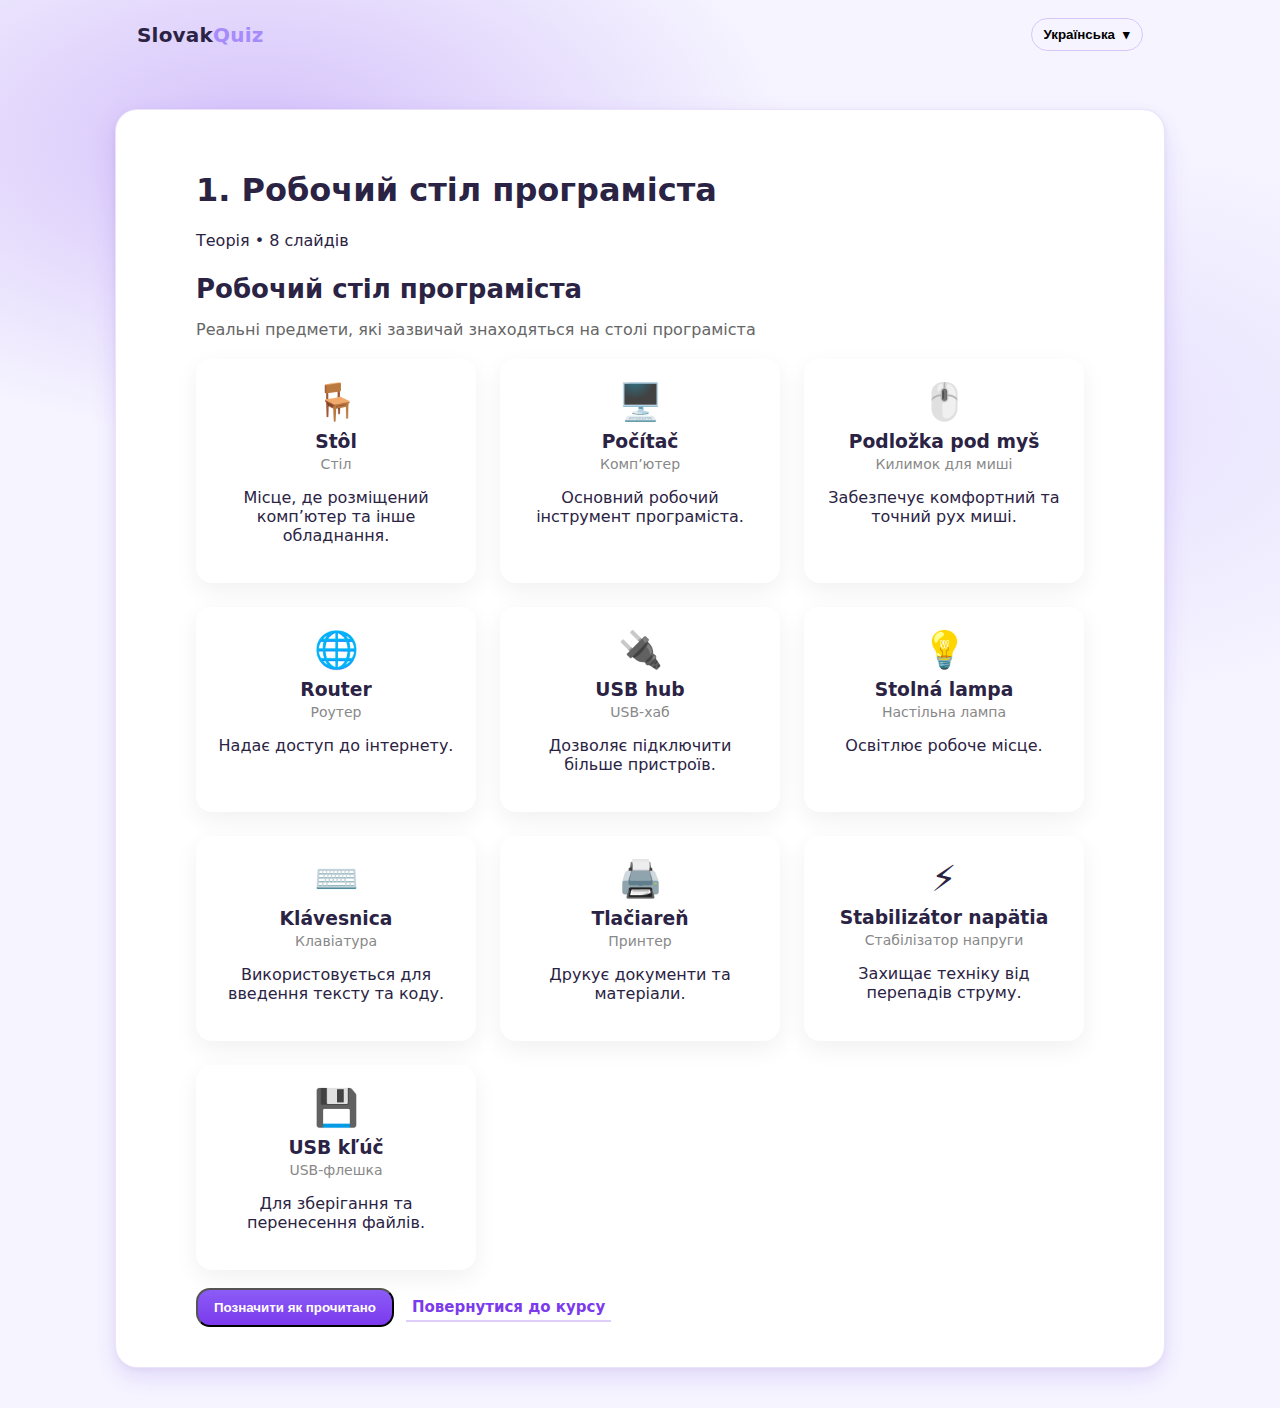
<file: theory-desk.html>
<!doctype html>
<html lang="uk">
<head>
  <meta charset="utf-8" />
  <meta name="viewport" content="width=device-width,initial-scale=1" />
  <title>1. Робочий стіл програміста — SlovakQuiz</title>
  <link rel="stylesheet" href="css/style.css" />
  <link rel="stylesheet" href="css/style_courses.css" />
</head>
<body data-course-id="course-1">
<header class="topbar">
  <a class="logo" href="index.html">Slovak<span>Quiz</span></a>

  <div class="lang-switch" id="langSwitch">
    <button class="lang-btn" aria-label="Language">
     <span>Українська</span> <span class="chev">▾</span>
    </button>

    <div class="lang-menu hidden" id="langMenu">
      <button class="lang-item" data-lang="uk"> Українська</button>
      <button class="lang-item" data-lang="en"> English</button>
      <button class="lang-item" data-lang="sk"> Slovenčina</button>
    </div>
  </div>
</header>
<main class="hero">
<section class="hero-card desk-layout">
    <div>
      <h1 data-i18n="course_1_title">1. Робочий стіл програміста</h1>
      <p class="hint" data-i18n="course_1_meta">Короткий огляд робочого місця, основні терміни та інструменти.</p>

<section class="desk-section">
  <h2 class="desk-title">Робочий стіл програміста</h2>
  <p class="desk-subtitle">
    Реальні предмети, які зазвичай знаходяться на столі програміста
  </p>

  <div class="desk-grid">

    <div class="desk-card">
      <div class="icon">🪑</div>
      <h3>Stôl</h3>
      <span>Стіл</span>
      <p>Місце, де розміщений комп’ютер та інше обладнання.</p>
    </div>

    <div class="desk-card">
      <div class="icon">🖥️</div>
      <h3>Počítač</h3>
      <span>Комп’ютер</span>
      <p>Основний робочий інструмент програміста.</p>
    </div>

    <div class="desk-card">
      <div class="icon">🖱️</div>
      <h3>Podložka pod myš</h3>
      <span>Килимок для миші</span>
      <p>Забезпечує комфортний та точний рух миші.</p>
    </div>

    <div class="desk-card">
      <div class="icon">🌐</div>
      <h3>Router</h3>
      <span>Роутер</span>
      <p>Надає доступ до інтернету.</p>
    </div>

    <div class="desk-card">
      <div class="icon">🔌</div>
      <h3>USB hub</h3>
      <span>USB-хаб</span>
      <p>Дозволяє підключити більше пристроїв.</p>
    </div>

    <div class="desk-card">
      <div class="icon">💡</div>
      <h3>Stolná lampa</h3>
      <span>Настільна лампа</span>
      <p>Освітлює робоче місце.</p>
    </div>
    <div class="desk-card">
  <div class="icon">⌨️</div>
  <h3>Klávesnica</h3>
  <span>Клавіатура</span>
  <p>Використовується для введення тексту та коду.</p>
</div>

<div class="desk-card">
  <div class="icon">🖨️</div>
  <h3>Tlačiareň</h3>
  <span>Принтер</span>
  <p>Друкує документи та матеріали.</p>
</div>

<div class="desk-card">
  <div class="icon">⚡</div>
  <h3>Stabilizátor napätia</h3>
  <span>Стабілізатор напруги</span>
  <p>Захищає техніку від перепадів струму.</p>
</div>

<div class="desk-card">
  <div class="icon">💾</div>
  <h3>USB kľúč</h3>
  <span>USB-флешка</span>
  <p>Для зберігання та перенесення файлів.</p>
</div>

  </div>
</section>


      <div style="margin-top:18px; display:flex; gap:12px; align-items:center;">
        <button id="mark-done" class="btn btn-primary" data-i18n="mark_read">Позначити як прочитано</button>
        <a href="into_course.html" class="btn btn-link" data-i18n="return_to_course">Повернутися до курсу</a>
      </div>
    </div>
  </section>
</main>

<script src="js/i18n.js"></script>
<script src="js/lang-ui.js"></script>

<script>
  (function(){
    const id = document.body.dataset.courseId;
    const btn = document.getElementById('mark-done');

    function isDoneLocal(){
      return (window.isDone ? window.isDone(id) : (localStorage.getItem('done:' + id) === '1' || localStorage.getItem('done:' + id) === 'true'));
    }

    function updateBtn(){
      const lang = localStorage.getItem('lang') || 'uk';
      const dict = (typeof translations !== 'undefined' && translations[lang]) ? translations[lang] : {already_read:'Вже прочитано', mark_read:'Позначити як прочитано'};
      if (!btn) return;
      if (isDoneLocal()){
        btn.textContent = dict.already_read || 'Вже прочитано';
        btn.classList.add('done');
        btn.setAttribute('aria-disabled','true');
      } else {
        btn.textContent = dict.mark_read || 'Позначити як прочитано';
        btn.classList.remove('done');
        btn.removeAttribute('aria-disabled');
      }
    }

    if (btn){
      btn.addEventListener('click', ()=>{
        if (window.markCourseDone) {
          window.markCourseDone(id);
        } else {
          console.log('[theory] fallback mark', id);
          localStorage.setItem('done:'+id,'1');
          updateBtn();
          window.location.href='into_course.html';
        }
      });
    }

// ⚠️ НЕ вызывать сразу
window.addEventListener('load', () => {
  updateBtn();
});

window.addEventListener('storage', (e)=>{
  if (e.key && e.key.startsWith('done:')) updateBtn();
  if (e.key === 'lang') updateBtn();
});

  })();
</script>
</body>
</html>
</file>
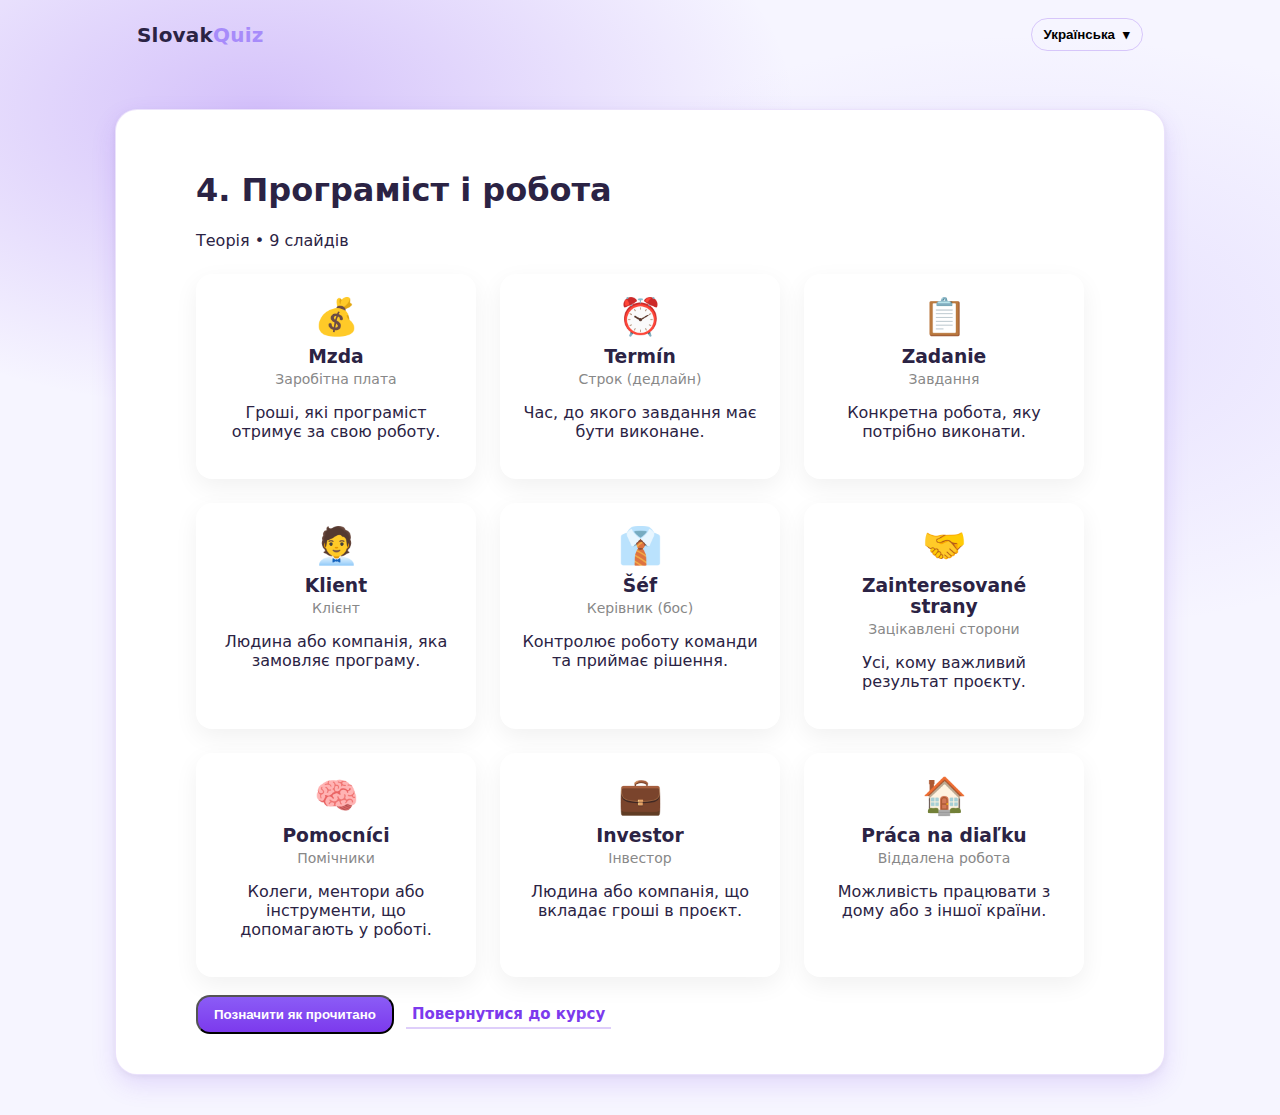
<file: theory-dev.html>
<!doctype html>
<html lang="uk">
<head>
  <meta charset="utf-8" />
  <meta name="viewport" content="width=device-width,initial-scale=1" />
  <title>5. Програміст і робота — SlovakQuiz</title>
  <link rel="stylesheet" href="css/style.css" />
  <link rel="stylesheet" href="css/style_courses.css" />
</head>
<body data-course-id="course-4">
<header class="topbar">
  <a class="logo" href="index.html">Slovak<span>Quiz</span></a>

  <div class="lang-switch" id="langSwitch">
    <button class="lang-btn" aria-label="Language">
     <span>Українська</span> <span class="chev">▾</span>
    </button>

    <div class="lang-menu hidden" id="langMenu">
      <button class="lang-item" data-lang="uk"> Українська</button>
      <button class="lang-item" data-lang="en"> English</button>
      <button class="lang-item" data-lang="sk"> Slovenčina</button>
    </div>
  </div>
</header>
<main class="hero">
<section class="hero-card desk-layout">
    <div>
      <h1 data-i18n="course_4_title">4. Програміст і робота</h1>
      <p class="hint" data-i18n="course_4_meta">Огляд ролі програміста та робочих процесів.</p>
<section class="desk-section">

  <div class="desk-grid">

    <div class="desk-card">
      <div class="icon">💰</div>
      <h3>Mzda</h3>
      <span>Заробітна плата</span>
      <p>Гроші, які програміст отримує за свою роботу.</p>
    </div>

    <div class="desk-card">
      <div class="icon">⏰</div>
      <h3>Termín</h3>
      <span>Строк (дедлайн)</span>
      <p>Час, до якого завдання має бути виконане.</p>
    </div>

    <div class="desk-card">
      <div class="icon">📋</div>
      <h3>Zadanie</h3>
      <span>Завдання</span>
      <p>Конкретна робота, яку потрібно виконати.</p>
    </div>

    <div class="desk-card">
      <div class="icon">🧑‍💼</div>
      <h3>Klient</h3>
      <span>Клієнт</span>
      <p>Людина або компанія, яка замовляє програму.</p>
    </div>

    <div class="desk-card">
      <div class="icon">👔</div>
      <h3>Šéf</h3>
      <span>Керівник (бос)</span>
      <p>Контролює роботу команди та приймає рішення.</p>
    </div>

    <div class="desk-card">
      <div class="icon">🤝</div>
      <h3>Zainteresované strany</h3>
      <span>Зацікавлені сторони</span>
      <p>Усі, кому важливий результат проєкту.</p>
    </div>

    <div class="desk-card">
      <div class="icon">🧠</div>
      <h3>Pomocníci</h3>
      <span>Помічники</span>
      <p>Колеги, ментори або інструменти, що допомагають у роботі.</p>
    </div>

    <div class="desk-card">
      <div class="icon">💼</div>
      <h3>Investor</h3>
      <span>Інвестор</span>
      <p>Людина або компанія, що вкладає гроші в проєкт.</p>
    </div>

    <div class="desk-card">
      <div class="icon">🏠</div>
      <h3>Práca na diaľku</h3>
      <span>Віддалена робота</span>
      <p>Можливість працювати з дому або з іншої країни.</p>
    </div>

  </div>
</section>

      <div style="margin-top:18px; display:flex; gap:12px; align-items:center;">
        <button id="mark-done" class="btn btn-primary" data-i18n="mark_read">Позначити як прочитано</button>
        <a href="into_course.html" class="btn btn-link" data-i18n="return_to_course">Повернутися до курсу</a>
      </div>
    </div>
  </section>
</main>
<script src="js/i18n.js"></script>
<script src="js/lang-ui.js"></script>

<script>
  (function(){
    const id = document.body.dataset.courseId;
    const btn = document.getElementById('mark-done');

    function isDoneLocal(){
      return (window.isDone ? window.isDone(id) : (localStorage.getItem('done:' + id) === '1' || localStorage.getItem('done:' + id) === 'true'));
    }

    function updateBtn(){
      const lang = localStorage.getItem('lang') || 'uk';
      const dict = (typeof translations !== 'undefined' && translations[lang]) ? translations[lang] : {already_read:'Вже прочитано', mark_read:'Позначити як прочитано'};
      if (!btn) return;
      if (isDoneLocal()){
        btn.textContent = dict.already_read || 'Вже прочитано';
        btn.classList.add('done');
        btn.setAttribute('aria-disabled','true');
      } else {
        btn.textContent = dict.mark_read || 'Позначити як прочитано';
        btn.classList.remove('done');
        btn.removeAttribute('aria-disabled');
      }
    }

    if (btn){
      btn.addEventListener('click', ()=>{
        if (window.markCourseDone) {
          window.markCourseDone(id);
        } else {
          console.log('[theory] fallback mark', id);
          localStorage.setItem('done:'+id,'1');
          updateBtn();
          window.location.href='into_course.html';
        }
      });
    }

window.addEventListener('load', () => {
  updateBtn();
});

window.addEventListener('storage', (e)=>{
  if (e.key && e.key.startsWith('done:')) updateBtn();
  if (e.key === 'lang') updateBtn();
});
  })();
</script>
</body>
</html>
</file>
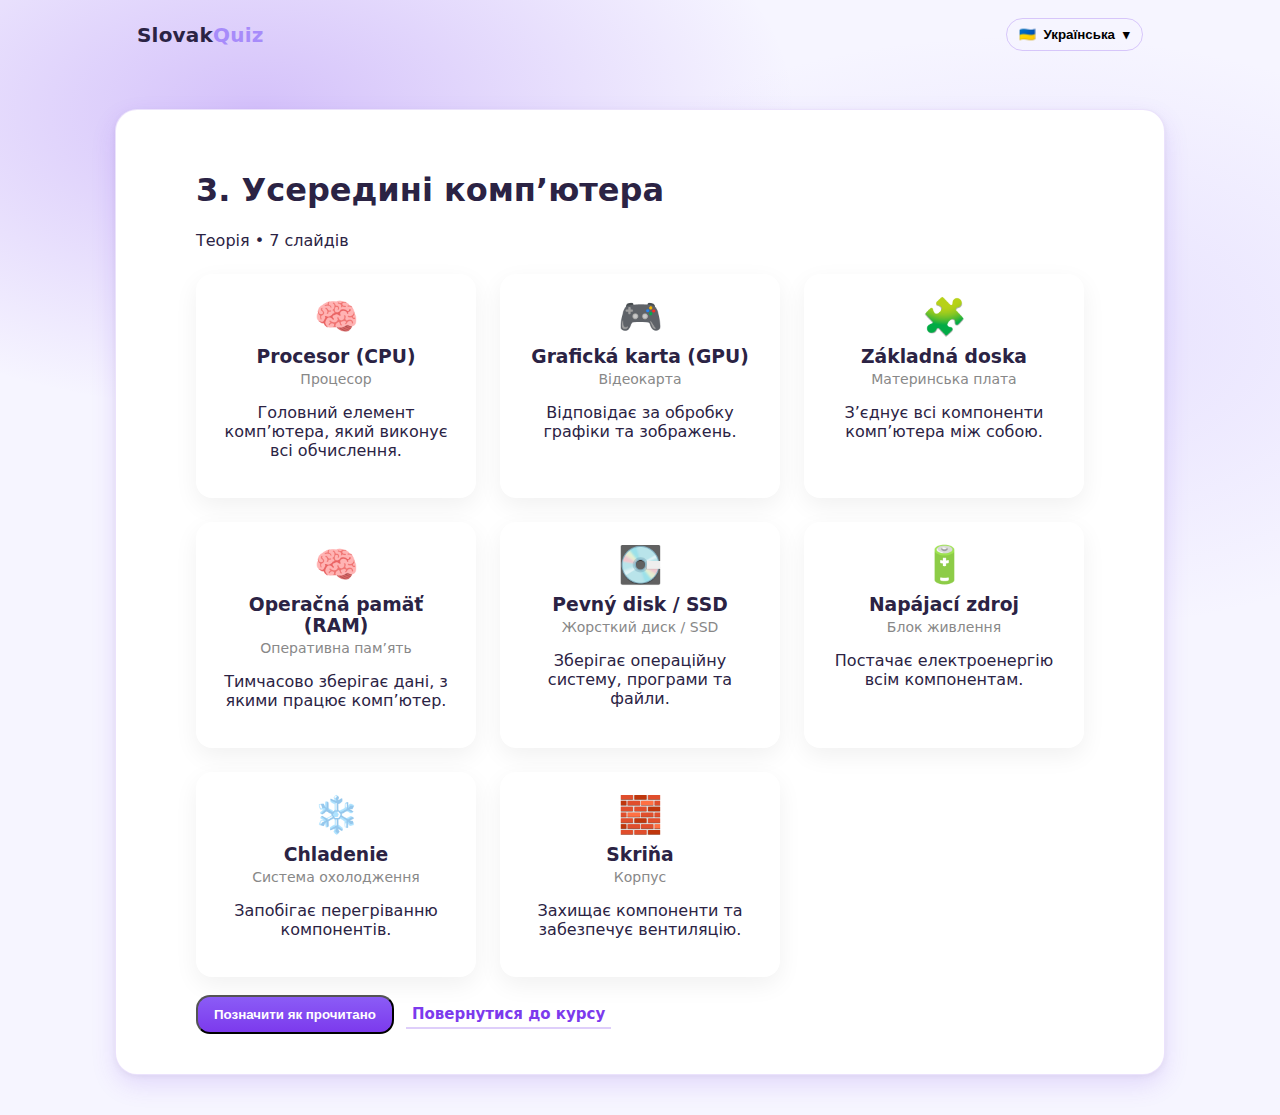
<file: theory-pc.html>
<!doctype html>
<html lang="uk">
<head>
  <meta charset="utf-8" />
  <meta name="viewport" content="width=device-width,initial-scale=1" />
  <title>4. Усередині компʼютера — SlovakQuiz</title>
  <link rel="stylesheet" href="css/style.css" />
  <link rel="stylesheet" href="css/style_courses.css" />
</head>
<body data-course-id="course-3">
<header class="topbar">
  <a class="logo" href="index.html">Slovak<span>Quiz</span></a>

  <div class="lang-switch" id="langSwitch">
    <button class="lang-btn" aria-label="Language">
      🇺🇦 <span>Українська</span> <span class="chev">▾</span>
    </button>

    <div class="lang-menu hidden" id="langMenu">
      <button class="lang-item" data-lang="uk"> Українська</button>
      <button class="lang-item" data-lang="en"> English</button>
      <button class="lang-item" data-lang="sk"> Slovenčina</button>
    </div>
  </div>
</header>
<main class="hero">
<section class="hero-card desk-layout">
    <div>
      <h1 data-i18n="course_3_title">3. Усередині компʼютера</h1>
      <p class="hint" data-i18n="course_3_meta">Короткий огляд комплектуючих всередині ПК.</p>
<section class="desk-section">

  <div class="desk-grid">

    <div class="desk-card">
      <div class="icon">🧠</div>
      <h3>Procesor (CPU)</h3>
      <span>Процесор</span>
      <p>Головний елемент комп’ютера, який виконує всі обчислення.</p>
    </div>

    <div class="desk-card">
      <div class="icon">🎮</div>
      <h3>Grafická karta (GPU)</h3>
      <span>Відеокарта</span>
      <p>Відповідає за обробку графіки та зображень.</p>
    </div>

    <div class="desk-card">
      <div class="icon">🧩</div>
      <h3>Základná doska</h3>
      <span>Материнська плата</span>
      <p>З’єднує всі компоненти комп’ютера між собою.</p>
    </div>

    <div class="desk-card">
      <div class="icon">🧠</div>
      <h3>Operačná pamäť (RAM)</h3>
      <span>Оперативна пам’ять</span>
      <p>Тимчасово зберігає дані, з якими працює комп’ютер.</p>
    </div>

    <div class="desk-card">
      <div class="icon">💽</div>
      <h3>Pevný disk / SSD</h3>
      <span>Жорсткий диск / SSD</span>
      <p>Зберігає операційну систему, програми та файли.</p>
    </div>

    <div class="desk-card">
      <div class="icon">🔋</div>
      <h3>Napájací zdroj</h3>
      <span>Блок живлення</span>
      <p>Постачає електроенергію всім компонентам.</p>
    </div>

    <div class="desk-card">
      <div class="icon">❄️</div>
      <h3>Chladenie</h3>
      <span>Система охолодження</span>
      <p>Запобігає перегріванню компонентів.</p>
    </div>

    <div class="desk-card">
      <div class="icon">🧱</div>
      <h3>Skriňa</h3>
      <span>Корпус</span>
      <p>Захищає компоненти та забезпечує вентиляцію.</p>
    </div>

  </div>
</section>

      <div style="margin-top:18px; display:flex; gap:12px; align-items:center;">
        <button id="mark-done" class="btn btn-primary" data-i18n="mark_read">Позначити як прочитано</button>
        <a href="into_course.html" class="btn btn-link" data-i18n="return_to_course">Повернутися до курсу</a>
      </div>
    </div>
  </section>
</main>
<script src="js/i18n.js"></script>
<script src="js/lang-ui.js"></script>
<script src="js/into-course.js"></script>

<script>
  (function(){
    const id = document.body.dataset.courseId;
    const btn = document.getElementById('mark-done');

    function isDoneLocal(){
      return (window.isDone ? window.isDone(id) : (localStorage.getItem('done:' + id) === '1' || localStorage.getItem('done:' + id) === 'true'));
    }

    function updateBtn(){
      const lang = localStorage.getItem('lang') || 'uk';
      const dict = (typeof translations !== 'undefined' && translations[lang]) ? translations[lang] : {already_read:'Вже прочитано', mark_read:'Позначити як прочитано'};
      if (!btn) return;
      if (isDoneLocal()){
        btn.textContent = dict.already_read || 'Вже прочитано';
        btn.classList.add('done');
        btn.setAttribute('aria-disabled','true');
      } else {
        btn.textContent = dict.mark_read || 'Позначити як прочитано';
        btn.classList.remove('done');
        btn.removeAttribute('aria-disabled');
      }
    }

    if (btn){
      btn.addEventListener('click', ()=>{
        if (window.markCourseDone) {
          window.markCourseDone(id);
        } else {
          console.log('[theory] fallback mark', id);
          localStorage.setItem('done:'+id,'1');
          updateBtn();
          window.location.href='into_course.html';
        }
      });
    }

window.addEventListener('load', () => {
  updateBtn();
});

window.addEventListener('storage', (e)=>{
  if (e.key && e.key.startsWith('done:')) updateBtn();
  if (e.key === 'lang') updateBtn();
});
  })();
</script>
</body>
</html>
</file>
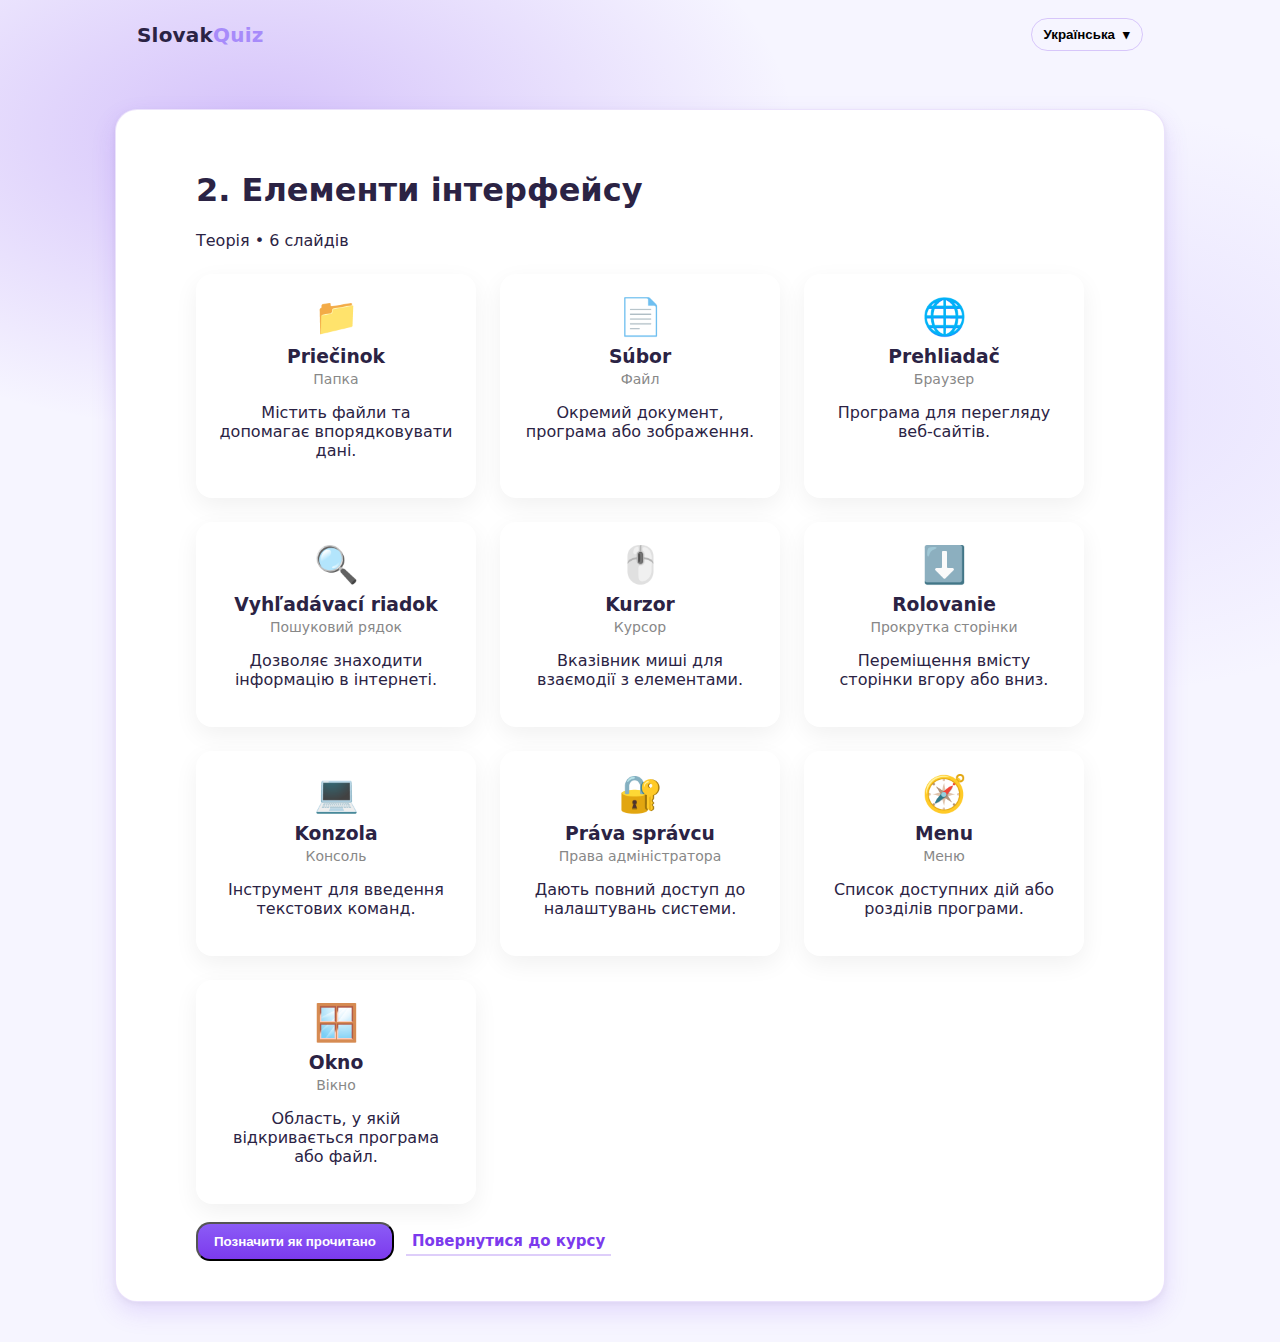
<file: theory-periphery.html>
<!doctype html>
<html lang="uk">
<head>
  <meta charset="utf-8" />
  <meta name="viewport" content="width=device-width,initial-scale=1" />
  <title>2. Периферія — SlovakQuiz</title>
  <link rel="stylesheet" href="css/style.css" />
  <link rel="stylesheet" href="css/style_courses.css" />
</head>
<body data-course-id="course-2">
<header class="topbar">
  <a class="logo" href="index.html">Slovak<span>Quiz</span></a>

  <div class="lang-switch" id="langSwitch">
    <button class="lang-btn" aria-label="Language">
    <span>Українська</span> <span class="chev">▾</span>
    </button>

    <div class="lang-menu hidden" id="langMenu">
      <button class="lang-item" data-lang="uk"> Українська</button>
      <button class="lang-item" data-lang="en"> English</button>
      <button class="lang-item" data-lang="sk"> Slovenčina</button>
    </div>
  </div>
</header>
<main class="hero">
<section class="hero-card desk-layout">
    <div>
      <h1 data-i18n="course_2_title">2. Елементи інтерфейсу</h1>
      <p class="hint" data-i18n="course_2_meta">Основні елементи, з якими користувач працює в операційній системі та браузері.</p>
<section class="desk-section">

  <div class="desk-grid">

    <div class="desk-card">
      <div class="icon">📁</div>
      <h3>Priečinok</h3>
      <span>Папка</span>
      <p>Містить файли та допомагає впорядковувати дані.</p>
    </div>

    <div class="desk-card">
      <div class="icon">📄</div>
      <h3>Súbor</h3>
      <span>Файл</span>
      <p>Окремий документ, програма або зображення.</p>
    </div>

    <div class="desk-card">
      <div class="icon">🌐</div>
      <h3>Prehliadač</h3>
      <span>Браузер</span>
      <p>Програма для перегляду веб-сайтів.</p>
    </div>

    <div class="desk-card">
      <div class="icon">🔍</div>
      <h3>Vyhľadávací riadok</h3>
      <span>Пошуковий рядок</span>
      <p>Дозволяє знаходити інформацію в інтернеті.</p>
    </div>

    <div class="desk-card">
      <div class="icon">🖱️</div>
      <h3>Kurzor</h3>
      <span>Курсор</span>
      <p>Вказівник миші для взаємодії з елементами.</p>
    </div>

    <div class="desk-card">
      <div class="icon">⬇️</div>
      <h3>Rolovanie</h3>
      <span>Прокрутка сторінки</span>
      <p>Переміщення вмісту сторінки вгору або вниз.</p>
    </div>

    <div class="desk-card">
      <div class="icon">💻</div>
      <h3>Konzola</h3>
      <span>Консоль</span>
      <p>Інструмент для введення текстових команд.</p>
    </div>

    <div class="desk-card">
      <div class="icon">🔐</div>
      <h3>Práva správcu</h3>
      <span>Права адміністратора</span>
      <p>Дають повний доступ до налаштувань системи.</p>
    </div>

    <div class="desk-card">
      <div class="icon">🧭</div>
      <h3>Menu</h3>
      <span>Меню</span>
      <p>Список доступних дій або розділів програми.</p>
    </div>

    <div class="desk-card">
      <div class="icon">🪟</div>
      <h3>Okno</h3>
      <span>Вікно</span>
      <p>Область, у якій відкривається програма або файл.</p>
    </div>

  </div>
</section>

      <div style="margin-top:18px; display:flex; gap:12px; align-items:center;">
        <button id="mark-done" class="btn btn-primary" data-i18n="mark_read">Позначити як прочитано</button>
        <a href="into_course.html" class="btn btn-link" data-i18n="return_to_course">Повернутися до курсу</a>
      </div>
    </div>
  </section>
</main>
<script src="js/i18n.js"></script>
<script src="js/lang-ui.js"></script>

<script>
  (function(){
    const id = document.body.dataset.courseId;
    const btn = document.getElementById('mark-done');

    function isDoneLocal(){
      return (window.isDone ? window.isDone(id) : (localStorage.getItem('done:' + id) === '1' || localStorage.getItem('done:' + id) === 'true'));
    }

    function updateBtn(){
      const lang = localStorage.getItem('lang') || 'uk';
      const dict = (typeof translations !== 'undefined' && translations[lang]) ? translations[lang] : {already_read:'Вже прочитано', mark_read:'Позначити як прочитано'};
      if (!btn) return;
      if (isDoneLocal()){
        btn.textContent = dict.already_read || 'Вже прочитано';
        btn.classList.add('done');
        btn.setAttribute('aria-disabled','true');
      } else {
        btn.textContent = dict.mark_read || 'Позначити як прочитано';
        btn.classList.remove('done');
        btn.removeAttribute('aria-disabled');
      }
    }

    if (btn){
      btn.addEventListener('click', ()=>{
        if (window.markCourseDone) {
          window.markCourseDone(id);
        } else {
          console.log('[theory] fallback mark', id);
          localStorage.setItem('done:'+id,'1');
          updateBtn();
          window.location.href='into_course.html';
        }
      });
    }

window.addEventListener('load', () => {
  updateBtn();
});

window.addEventListener('storage', (e)=>{
  if (e.key && e.key.startsWith('done:')) updateBtn();
  if (e.key === 'lang') updateBtn();
});
  })();
</script>
</body>
</html>
</file>
<file: css/style.css>
/* ================= ROOT & BASE ================= */

:root{
  --bg:#f6f5ff;
  --card:#ffffff;
  --text:#2b2344;
  --muted:#6b5fa7;
  --primary:#7c3aed;
  --primary2:#a78bfa;
  --border:rgba(124,58,237,0.15);
}

*{
  box-sizing:border-box;
}

body{
  margin:0;
  font-family:system-ui,-apple-system,Segoe UI,Roboto,Arial,sans-serif;
  background:
    radial-gradient(900px 500px at 20% 10%, rgba(124,58,237,.28), transparent 60%),
    radial-gradient(900px 500px at 80% 30%, rgba(167,139,250,.20), transparent 60%),
    var(--bg);
  color:var(--text);
  min-height:100vh;
}

/* ================= PAGE LAYOUT ================= */

.page{
  min-height:100vh;
  display:flex;
  flex-direction:column;
  opacity:0;
  animation:pageFadeIn .45s ease forwards;
}

@keyframes pageFadeIn{
  from{opacity:0; transform:translateY(6px);}
  to{opacity:1; transform:none;}
}

.page.fade-out{
  animation:pageFadeOut .3s ease forwards;
}

@keyframes pageFadeOut{
  from{opacity:1;}
  to{opacity:0; transform:translateY(-6px);}
}

/* ================= HEADER ================= */

.topbar{
  display:flex;
  justify-content:space-between;
  align-items:center;
  max-width:1050px;
  margin:0 auto;
  padding:18px 22px;
}

.logo{
  font-weight:800;
  font-size:20px;
  letter-spacing:.2px;
  text-decoration:none;
  color:var(--text);
}

.logo span{
  color:var(--primary2);
}

/* ================= LANGUAGE SWITCH ================= */

.lang-switch{ position:relative; }

.lang-btn{
  background:transparent;
  border:1px solid rgba(124,58,237,.25);
  border-radius:999px;
  padding:8px 12px;
  cursor:pointer;
  font-weight:700;
  display:flex;
  align-items:center;
  gap:8px;
}

.lang-menu{
  position:absolute;
  top:44px;
  right:0;
  width:190px;
  background:#fff;
  border:1px solid var(--border);
  border-radius:14px;
  padding:8px;
  box-shadow:0 12px 30px rgba(0,0,0,.1);
  z-index:1500;
}

.lang-item{
  width:100%;
  background:none;
  border:none;
  padding:10px;
  border-radius:10px;
  font-weight:700;
  cursor:pointer;
}

.lang-item:hover{
  background:rgba(124,58,237,.06);
}

/* ================= HERO ================= */

.hero{
  display:flex;
  justify-content:center;
  padding:40px 18px;
}

.hero-card{
  width:min(1050px,100%);
  background:var(--card);
  border:1px solid var(--border);
  border-radius:22px;
  padding:26px;
  display:grid;
  grid-template-columns:1.2fr .8fr;
  align-items:center;
  gap:22px;
  box-shadow:
    0 10px 25px rgba(124,58,237,.15),
    0 2px 6px rgba(0,0,0,.05);
}

.hero-text{
  padding-left:20px;
}

.hero-text h1{
  margin:0 0 10px;
  font-size:40px;
  line-height:1.1;
}

.hero-text p{
  margin:0 0 16px;
  color:var(--muted);
}

.hero-actions{
  display:flex;
  gap:18px;
  margin-top:12px;
}

.hero-box{
  display:flex;
  justify-content:center;
}

.hero-character{
  max-width:320px;
  width:100%;
  user-select:none;
  -webkit-user-drag:none;
}

/* ================= BUTTONS ================= */

.btn{
  border-radius:14px;
  padding:10px 16px;
  font-weight:700;
  text-decoration:none;
  cursor:pointer;
  display:inline-flex;
  align-items:center;
}

.btn-primary{
  background:linear-gradient(180deg,#8b5cf6,#7c3aed);
  color:#fff;
}

.btn-primary:hover{
  filter:brightness(1.05);
  transform:translateY(-1px);
}

.btn-link{
  color:var(--primary);
  position:relative;
}

.btn-link::after{
  content:"";
  position:absolute;
  left:0;
  bottom:4px;
  width:100%;
  height:2px;
  background:currentColor;
  opacity:.25;
}

/* ================= FOOTER ================= */

.site-footer{
  background:var(--card);
  border-top:1px solid var(--border);
  padding:22px 18px;
  margin-top:auto;
}

.footer-inner{
  max-width:1050px;
  margin:0 auto;
  display:flex;
  gap:32px;
}

.footer-col{ flex:1; }

.footer-links{
  list-style:none;
  padding:0;
  margin:0;
}

.footer-links a{
  text-decoration:none;
  color:var(--muted);
  font-weight:700;
}

.footer-bottom{
  max-width:1050px;
  margin:14px auto 0;
  font-size:13px;
  color:rgba(43,35,68,.6);
}

/* ================= COOKIE ================= */

.cookie{
  position:fixed;
  left:50%;
  transform:translateX(-50%);
  bottom:20px;
  width:min(1100px,calc(100% - 32px));
  background:var(--card);
  border:1px solid var(--border);
  border-radius:16px;
  padding:16px 18px;
  display:flex;
  justify-content:space-between;
  gap:16px;
  z-index:2000;
}

.hidden{ display:none; }

/* ================= RESPONSIVE ================= */

@media(max-width:860px){
  .hero-card{ grid-template-columns:1fr; }
  .hero-text h1{ font-size:34px; }
  .footer-inner{ flex-direction:column; }
}

/* FIX: topbar снова слева/справа как надо */
.topbar{
  width:100%;
}

.lang-switch{
  margin-left:auto; /* толкает переключатель языка вправо */
}

/* на всякий — чтобы header не центрировал всё */
header.topbar{
  justify-content:space-between;
}

/* FIX: secondary button "Už mám účet" */
.btn-link{
  display:inline-flex;
  align-items:center;
  gap:6px;

  font-weight:700;
  font-size:15px;

  color:var(--primary);
  text-decoration:none;

  padding:10px 6px;
  border-radius:10px;

  transition:
    color .2s ease,
    background .2s ease,
    transform .15s ease;
}

.btn-link:hover{
  background:rgba(124,58,237,0.08);
  transform:translateY(-1px);
}

.btn-link:active{
  transform:translateY(0);
}


/* === COURSES PAGE FIX === */
.hero-card.courses-layout {
  grid-template-columns: 1fr 420px;
  align-items: center;
  padding: 40px;
}

.courses-title {
  font-size: 28px;
  margin-bottom: 12px;
}

.courses-content {
  max-width: 100%;
}

.courses-block {
  margin-top: 18px;
  display:flex;
  flex-direction:column;
  gap:10px;
}

.course-card.available {
  background: linear-gradient(180deg, #ffffff, #f8f6ff);
  box-shadow: 0 6px 18px rgba(124,58,237,0.12);
}

/* base course card layout */
.course-card{
  display:flex;
  align-items:center;
  justify-content:space-between;
  gap:12px;
  padding:12px 14px;
  border-radius:12px;
  border:1px solid rgba(124,58,237,0.04);
  background: linear-gradient(180deg, rgba(255,255,255,0.6), rgba(255,255,255,0.6));
}

.course-card .course-left{ display:flex; align-items:center; gap:12px; }
.course-card .course-title{ font-weight:700; color:var(--text); }

/* let left column take available space so right column items align */
.course-card .course-left{ flex:1; }


.course-card.disabled{ opacity:0.85; pointer-events:none; background:linear-gradient(90deg, rgba(124,58,237,0.03), rgba(124,58,237,0.02)); }
.course-card .locked{ color:var(--muted); font-weight:800; padding:6px 10px; border-radius:8px; background:rgba(0,0,0,0.03); }

/* Circular progress used inside course-right */
.course-right{ display:flex; align-items:center; gap:12px; }

/* ensure all items inside the right area align to center baseline */
.course-right > *{ align-self:center; }

/* make buttons/locked label share the same vertical center and visual height
   as the circular progress so they appear on the same baseline */
.course-right .btn,
.course-right .locked{
  display:inline-flex;
  align-items:center;
  min-height:44px;
  padding-top:0;
  padding-bottom:0;
}

.course-progress{
  --p:0;
  width:44px;
  height:44px;
  border-radius:50%;
  position:relative;
  display:inline-grid;
  place-items:center;
  font-weight:800;
  color:var(--text);
  background: conic-gradient(var(--primary) calc(var(--p) * 1%), #e9e9ef 0deg);
}
.course-progress::before{
  content:"";
  position:absolute;
  inset:6px;
  border-radius:50%;
  background:var(--card);
}
.course-progress .percent{ position:relative; z-index:1; font-size:12px; }

.course-card .btn {
  padding: 10px 18px;
  font-size: 14px;
}

.course-card.disabled {
  /* keep disabled cards using default padding; remove fixed height */
  background: linear-gradient(90deg, rgba(124,58,237,0.06), rgba(124,58,237,0.03));
  border-radius:12px;
}

.character-img {
  max-width: 300px;
  opacity: 0.95;
}

@media(max-width:900px){
  .hero-card.courses-layout{ grid-template-columns: 1fr; padding:22px; }
  .courses-character{ order: -1; display:flex; justify-content:center; margin-bottom:12px; }
  .courses-content{ max-width:100%; }
}

/* Mobile optimizations */
@media(max-width:480px){
  .topbar{ padding:10px 12px; }
  .logo{ font-size:18px; }
  .hero{ padding:20px 12px; }
  .hero-card{ padding:14px; border-radius:14px; gap:12px; }
  .hero-text h1{ font-size:22px; }

  /* Stack course cards vertically and make actions full-width */
  .course-card{ flex-direction:column; align-items:stretch; padding:10px; }
  .course-card .course-left{ margin-bottom:8px; }
  .course-right{ justify-content:space-between; margin-top:6px; }
  .course-right .btn, .course-right .locked{ width:100%; justify-content:center; }
  .course-progress{ margin-right:0; }

  /* footer compact */
  .site-footer{ padding:14px 12px; }

  /* cookie full width smaller padding */
  .cookie{ left:12px; transform:none; width:calc(100% - 24px); bottom:12px; padding:12px; }

  /* images responsive */
  img{ max-width:100%; height:auto; }

  /* make primary buttons easier to tap */
  .btn{ padding:12px 14px; border-radius:12px; }
}
</file>
<file: css/style_goal.css>
.goal-card{
  text-align:center;
}

.goal-header h2{
  font-size:32px;
  margin-bottom:8px;
}

.goal-header p{
  color:var(--muted);
  margin-bottom:24px;
}

.goal-options{
  display:grid;
  grid-template-columns: repeat(auto-fit, minmax(220px, 1fr));
  gap:16px;
}

.goal-option{
  padding:22px;
  border-radius:18px;
  border:2px solid rgba(124,58,237,0.15);
  background:white;
  font-size:18px;
  font-weight:700;
  cursor:pointer;
  transition:all .2s ease;
}

.goal-option:hover{
  background:rgba(124,58,237,0.06);
  border-color:var(--primary);
  transform:translateY(-2px);
}

.courses{
  display:grid;
  grid-template-columns: repeat(auto-fit, minmax(260px, 1fr));
  gap:16px;
  margin-top:20px;
}

.course{
  padding:18px;
  border-radius:16px;
  border:1px solid var(--border);
  font-weight:700;
  background:white;
}

/* недоступні напрями */
.goal-option.disabled{
  opacity: 0.45;
  background: #f3f2f9;
  border-color: rgba(0,0,0,0.08);
  color: #9a96b3;
  cursor: not-allowed;
  pointer-events: none;
}

/* щоб не було hover-ефекту */
.goal-option.disabled:hover{
  transform: none;
  background: #f3f2f9;
  box-shadow: none;
}
</file>
<file: style.css>
header {
    background:#ffffff;
    color: #6a1b9a;
    padding: 15px 20px;
    display: flex;
    align-items: center;
    justify-content: center;
    flex-wrap: wrap;       /* дозволяє перенос на мобілках */
    text-align: center;
    }

    header img {
    height: 45px;
    margin: 5px 10px 5px 0;
    }

    header h1 {
    font-size: clamp(18px, 5vw, 28px);
    margin: 0;
    font-weight: bold;
    }
    .quiz-container {
    background: #fff;
    padding: 20px 30px;
    border-radius: 10px;
    box-shadow: 0 4px 10px rgba(0,0,0,0.2);
    width: 500px;
    margin: 40px auto;
    }

    h2 {
    margin-bottom: 20px;
    color: #6a1b9a;
    }

    .question {
    margin-bottom: 20px;
    text-align: left;
    }

    button {
    padding: 10px 20px;
    border: none;
    border-radius: 6px;
    cursor: pointer;
    background: #6a1b9a;
    color: white;
    font-size: 16px;
    transition: background 0.2s;
    }

    button:hover {
    background: #4a116e;
    }

    #result {
    margin-top: 20px;
    font-size: 18px;
    font-weight: bold;
    color: #6a1b9a;
    }

    .dictionary {
    width: 100%;
    border-collapse: collapse;
    margin: 20px 0;
    font-size: 16px;
    }

    .dictionary th, 
    .dictionary td {
    border: 1px solid #ddd;
    padding: 10px 14px;
    text-align: left;
    }

    .dictionary th {
    background-color: #6a1b9a;
    color: #fff;
    font-weight: bold;
    }

    .dictionary tr:nth-child(even) {
    background-color: #f9f5fc;
    }

    .dictionary tr:hover {
    background-color: #eee;
    }
</file>
<file: css/style_courses.css>
/* Styles for into_course grid (video-like cards) */

.video-grid{
  display:grid;
  grid-template-columns: repeat(auto-fill, minmax(220px, 1fr));
  gap:16px;
  margin-top:18px;
  justify-content:center; /* center the grid within the container */
  max-width:980px; /* limit grid width so cards stay centered */
  margin-left:auto;
  margin-right:auto;
}

/* keep heading and intro left-aligned while cards stay centered */
.courses-content > .courses-title,
.courses-content > .hint{
  max-width:980px;
  margin-left:0;
}

.video-card{
  background:var(--card);
  border:1px solid var(--border);
  border-radius:12px;
  overflow:hidden;
  display:flex;
  flex-direction:column;
  cursor:pointer;
  transition:transform .18s ease, box-shadow .18s ease;
}

.video-card:hover{
  transform:translateY(-6px);
  box-shadow:0 12px 30px rgba(43,35,68,0.08);
}

.video-thumb{
  width:100%;
  aspect-ratio:16/9;
  background-size:cover;
  background-position:center;
}

.video-body{
  padding:12px 14px;
  display:flex;
  flex-direction:column;
  gap:8px;
}

.video-title{
  font-weight:800;
  font-size:15px;
  color:var(--text);
  line-height:1.2;
}

.video-meta{
  color:var(--muted);
  font-weight:700;
  font-size:13px;
  display:flex;
  justify-content:space-between;
  align-items:center;
}

.video-actions{ display:flex; gap:8px; align-items:center; }
.video-actions .btn{ padding:8px 12px; border-radius:10px; }

/* disabled look */
.video-card.disabled{ opacity:0.6; pointer-events:none; filter:grayscale(.06); }

@media(max-width:640px){
  .video-grid{ grid-template-columns: repeat(auto-fill, minmax(180px, 1fr)); gap:12px; }
  .video-title{ font-size:14px; }
}

@media(max-width:480px){
  .video-grid{ grid-template-columns: 1fr; gap:12px; padding:0 8px; }
  .video-card{ border-radius:12px; }
  .video-thumb{ aspect-ratio:16/9; }
  .video-body{ padding:10px; }
  .video-meta{ flex-direction:column; align-items:flex-start; gap:8px; }
  .video-actions{ width:100%; }
  .video-actions .btn{ width:100%; display:flex; justify-content:center; }
  .video-card:hover{ transform:none; box-shadow:none; }
}

/* completed badge */
.video-card{ position:relative; }
.done-badge{
  position:absolute;
  right:10px;
  top:10px;
  background:var(--primary);
  color:#fff;
  border-radius:50%;
  width:28px;
  height:28px;
  display:grid;
  place-items:center;
  font-weight:900;
  box-shadow:0 6px 14px rgba(124,58,237,0.18);
}

.desk-section {
  margin-top: 24px;
}

.desk-title {
  font-size: 26px;
  margin-bottom: 6px;
}

.desk-subtitle {
  color: #666;
  margin-bottom: 20px;
}

.desk-grid {
  display: grid;
  grid-template-columns: repeat(auto-fit, minmax(220px, 1fr));
  gap: 18px;
}

.desk-card {
  background: #fff;
  border-radius: 14px;
  padding: 18px;
  box-shadow: 0 8px 24px rgba(0,0,0,0.06);
  text-align: center;
  transition: transform .2s ease, box-shadow .2s ease;
}

.desk-card:hover {
  transform: translateY(-4px);
  box-shadow: 0 12px 30px rgba(0,0,0,0.1);
}

.desk-card .icon {
  font-size: 36px;
  margin-bottom: 8px;
}

.desk-card h3 {
  margin: 4px 0;
}

.desk-card span {
  display: block;
  color: #888;
  font-size: 14px;
  margin-bottom: 8px;
}
/* ===== FORCE 4 CARDS IN A ROW ===== */

/* расширяем рабочую область */
.hero-card {
  max-width: 1500px;
  margin: 0 auto;
  padding: 40px 80px;
}

/* ЖЁСТКАЯ СЕТКА: 4 В РЯД */
.desk-grid {
  display: grid;
  grid-template-columns: repeat(4, 1fr);
  gap: 24px;
}

/* карточки */
.desk-card {
  min-height: 200px;
  padding: 22px;
  border-radius: 16px;
}

/* ноуты поменьше → 3 */
@media (max-width: 1300px) {
  .desk-grid {
    grid-template-columns: repeat(3, 1fr);
  }
}

/* планшет → 2 */
@media (max-width: 900px) {
  .desk-grid {
    grid-template-columns: repeat(2, 1fr);
  }
}

/* телефон → 1 */
@media (max-width: 500px) {
  .desk-grid {
    grid-template-columns: 1fr;
  }
}

.hero-card.desk-layout {
  grid-template-columns: 1fr;
}

/* === PRACTICE / TEST PAGE CENTER FIX === */
.hero-card.test-layout-single {
  grid-template-columns: 1fr;
  max-width: 1100px;
  margin: 0 auto;
}

/* сам тест по центру */
.test-area {
  max-width: 760px;
  margin: 0 auto;
}

.hero-card.single{
  grid-template-columns: 1fr !important;
}
/* === SWOT IMAGE FIX === */
.swot-wrap{
  margin-top:16px;
  padding:16px;
  background:#fff;
  border-radius:16px;
  box-shadow:0 8px 24px rgba(0,0,0,.06);
  overflow:hidden; /* 🔑 важливо */
}

.swot-wrap img{
  width:100%;
  max-width:100%;
  height:auto;
  display:block;
  margin:0 auto;
  object-fit:contain;
}
</file>
<file: css/style_test.css>
/* Styles for the quiz/test page */
.test-layout{ padding:28px; max-width:900px; margin:0 auto; }
.test-area{ width:100%; }
.progress-wrap{ display:flex; align-items:center; gap:12px; margin-bottom:16px; }
.progress-label{ width:48px; text-align:right; font-weight:800; color:var(--muted); }
.progress-bar{ flex:1; background:rgba(0,0,0,0.06); height:14px; border-radius:10px; overflow:hidden; }
.progress-fill{ height:100%; background:linear-gradient(90deg,var(--primary),var(--primary2)); width:0%; transition:width .35s ease; }

.question-card{ background:var(--card); border:1px solid var(--border); padding:18px; border-radius:14px; box-shadow:0 8px 22px rgba(43,35,68,0.06); }
.question-prompt{ font-weight:900; font-size:18px; margin-bottom:12px; }
.choices{ display:flex; flex-direction:column; gap:10px; }
.choice{ padding:12px 14px; border-radius:10px; background:#fff; border:1px solid rgba(43,35,68,0.05); cursor:pointer; font-weight:800; }
.choice.correct{ background:linear-gradient(90deg, rgba(34,197,94,0.12), rgba(34,197,94,0.06)); border-color:rgba(34,197,94,0.3); }
.choice.wrong{ background:linear-gradient(90deg, rgba(239,68,68,0.06), rgba(239,68,68,0.03)); border-color:rgba(239,68,68,0.18); opacity:0.95; }
.choice:disabled{ cursor:default; }

.controls{ display:flex; justify-content:space-between; gap:12px; margin-top:14px; }
.result{ margin-top:18px; padding:14px; background:var(--card); border-radius:12px; text-align:center; }

@media(max-width:580px){
  .test-layout{ padding:16px; }
  .question-prompt{ font-size:16px; }
}
</file>
